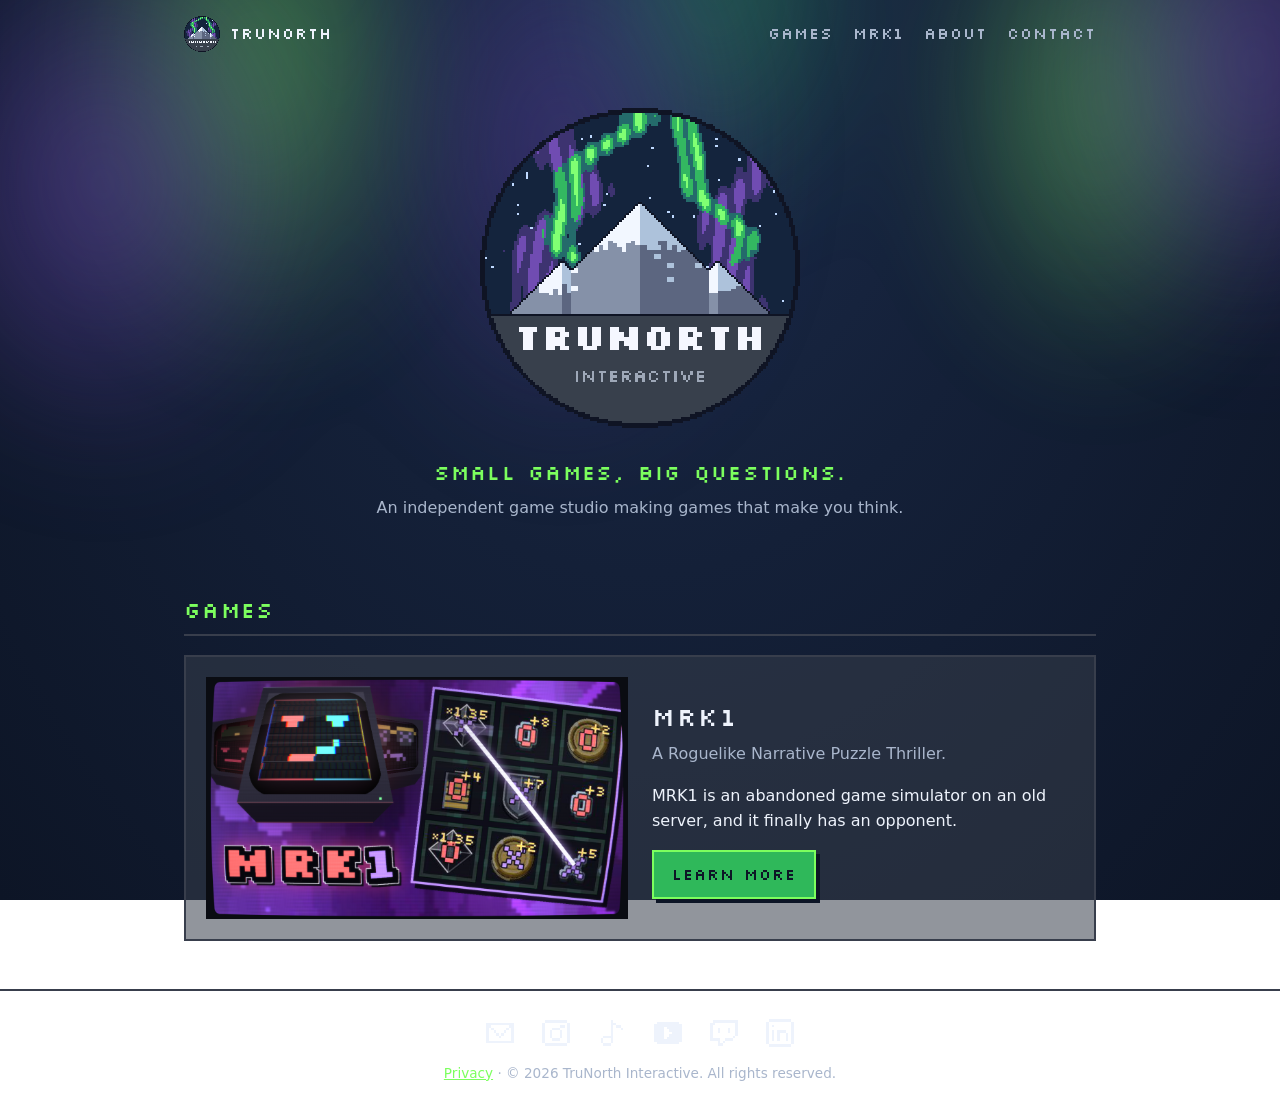
<file: index.html>
<!doctype html>
<html lang="en">
<head>
  <meta charset="utf-8">
  <meta name="viewport" content="width=device-width, initial-scale=1">
  <title>TruNorth Interactive</title>
  <meta name="description" content="TruNorth Interactive is an independent game studio. Makers of MRK1.">
  <meta property="og:type" content="website">
  <meta property="og:site_name" content="TruNorth Interactive">
  <meta property="og:title" content="TruNorth Interactive">
  <meta property="og:description" content="TruNorth Interactive is an independent game studio. Makers of MRK1.">
  <meta property="og:url" content="https://trunorthinteractive.github.io/">
  <meta property="og:image" content="https://trunorthinteractive.github.io/assets/trunorth-og.png">
  <meta property="og:image:width" content="1200">
  <meta property="og:image:height" content="630">
  <meta property="og:image:alt" content="TruNorth Interactive logo">
  <meta name="twitter:card" content="summary_large_image">
  <link rel="icon" href="assets/trunorth-logo.png">
  <link rel="preconnect" href="https://fonts.googleapis.com">
  <link href="https://fonts.googleapis.com/css2?family=Silkscreen&display=swap" rel="stylesheet">
  <link rel="stylesheet" href="assets/style.css">
</head>
<body>
  <nav>
    <a class="brand" href="./"><img class="pixelated" src="assets/trunorth-logo.png" alt=""><span>TruNorth</span></a>
    <ul>
      <li><a href="#games">Games</a></li>
      <li><a href="mrk1/">MRK1</a></li>
      <li><a href="about/">About</a></li>
      <li><a href="mailto:trunorthinteractive@gmail.com">Contact</a></li>
    </ul>
  </nav>

  <main>
    <div class="hero">
      <picture>
        <source srcset="assets/trunorth-logo-animated.webp" type="image/webp">
        <img class="pixelated" src="assets/trunorth-logo.png" alt="TruNorth Interactive logo: northern lights over a snowy mountain">
      </picture>
      <p class="mantra">Small games, big questions.</p>
      <p>An independent game studio making games that make you think.</p>
    </div>

    <section id="games">
      <h2>Games</h2>
      <a class="card" href="mrk1/">
        <img src="assets/mrk1-capsule.png" alt="MRK1: the MRK1 monitor flanked by boss-persona monitors, beside a tic-tac-toe board of upgraded pieces scoring a diagonal line">
        <div>
          <h3>MRK1</h3>
          <p class="tag">A Roguelike Narrative Puzzle Thriller.</p>
          <p>MRK1 is an abandoned game simulator on an old server, and it finally has an opponent.</p>
          <span class="button">Learn more</span>
        </div>
      </a>
    </section>
  </main>

  <footer>
    <p class="social">
      <a href="mailto:trunorthinteractive@gmail.com" aria-label="Email" title="Email"><svg viewBox="0 0 11 8" aria-hidden="true"><rect x="0" y="0" width="11" height="1"/><rect x="0" y="1" width="2" height="1"/><rect x="9" y="1" width="2" height="1"/><rect x="0" y="2" width="1" height="1"/><rect x="2" y="2" width="1" height="1"/><rect x="8" y="2" width="1" height="1"/><rect x="10" y="2" width="1" height="1"/><rect x="0" y="3" width="1" height="1"/><rect x="3" y="3" width="1" height="1"/><rect x="7" y="3" width="1" height="1"/><rect x="10" y="3" width="1" height="1"/><rect x="0" y="4" width="1" height="1"/><rect x="4" y="4" width="1" height="1"/><rect x="6" y="4" width="1" height="1"/><rect x="10" y="4" width="1" height="1"/><rect x="0" y="5" width="1" height="1"/><rect x="5" y="5" width="1" height="1"/><rect x="10" y="5" width="1" height="1"/><rect x="0" y="6" width="1" height="1"/><rect x="10" y="6" width="1" height="1"/><rect x="0" y="7" width="11" height="1"/></svg></a>
      <a href="https://www.instagram.com/trunorthinteractive/" aria-label="Instagram" title="Instagram" target="_blank" rel="noopener"><svg viewBox="0 0 11 10" aria-hidden="true"><rect x="1" y="0" width="9" height="1"/><rect x="0" y="1" width="1" height="1"/><rect x="10" y="1" width="1" height="1"/><rect x="0" y="2" width="1" height="1"/><rect x="7" y="2" width="2" height="1"/><rect x="10" y="2" width="1" height="1"/><rect x="0" y="3" width="1" height="1"/><rect x="4" y="3" width="3" height="1"/><rect x="10" y="3" width="1" height="1"/><rect x="0" y="4" width="1" height="1"/><rect x="3" y="4" width="1" height="1"/><rect x="7" y="4" width="1" height="1"/><rect x="10" y="4" width="1" height="1"/><rect x="0" y="5" width="1" height="1"/><rect x="3" y="5" width="1" height="1"/><rect x="7" y="5" width="1" height="1"/><rect x="10" y="5" width="1" height="1"/><rect x="0" y="6" width="1" height="1"/><rect x="3" y="6" width="1" height="1"/><rect x="7" y="6" width="1" height="1"/><rect x="10" y="6" width="1" height="1"/><rect x="0" y="7" width="1" height="1"/><rect x="4" y="7" width="3" height="1"/><rect x="10" y="7" width="1" height="1"/><rect x="0" y="8" width="1" height="1"/><rect x="10" y="8" width="1" height="1"/><rect x="1" y="9" width="9" height="1"/></svg></a>
      <a href="https://www.tiktok.com/@trunorthinteractive" aria-label="TikTok" title="TikTok" target="_blank" rel="noopener"><svg viewBox="0 0 11 10" aria-hidden="true"><rect x="5" y="0" width="1" height="1"/><rect x="5" y="1" width="2" height="1"/><rect x="5" y="2" width="1" height="1"/><rect x="7" y="2" width="2" height="1"/><rect x="5" y="3" width="1" height="1"/><rect x="9" y="3" width="1" height="1"/><rect x="5" y="4" width="1" height="1"/><rect x="5" y="5" width="1" height="1"/><rect x="2" y="6" width="4" height="1"/><rect x="1" y="7" width="1" height="1"/><rect x="5" y="7" width="1" height="1"/><rect x="1" y="8" width="1" height="1"/><rect x="5" y="8" width="1" height="1"/><rect x="2" y="9" width="3" height="1"/></svg></a>
      <a href="https://www.youtube.com/@trunorthinteractive" aria-label="YouTube" title="YouTube" target="_blank" rel="noopener"><svg viewBox="0 0 11 9" aria-hidden="true"><rect x="1" y="0" width="9" height="1"/><rect x="0" y="1" width="11" height="1"/><rect x="0" y="2" width="4" height="1"/><rect x="5" y="2" width="6" height="1"/><rect x="0" y="3" width="4" height="1"/><rect x="6" y="3" width="5" height="1"/><rect x="0" y="4" width="4" height="1"/><rect x="7" y="4" width="4" height="1"/><rect x="0" y="5" width="4" height="1"/><rect x="6" y="5" width="5" height="1"/><rect x="0" y="6" width="4" height="1"/><rect x="5" y="6" width="6" height="1"/><rect x="0" y="7" width="11" height="1"/><rect x="1" y="8" width="9" height="1"/></svg></a>
      <a href="https://www.twitch.tv/trunorthinteractive" aria-label="Twitch" title="Twitch" target="_blank" rel="noopener"><svg viewBox="0 0 11 10" aria-hidden="true"><rect x="1" y="0" width="10" height="1"/><rect x="0" y="1" width="2" height="1"/><rect x="10" y="1" width="1" height="1"/><rect x="0" y="2" width="1" height="1"/><rect x="10" y="2" width="1" height="1"/><rect x="0" y="3" width="1" height="1"/><rect x="3" y="3" width="1" height="1"/><rect x="7" y="3" width="1" height="1"/><rect x="10" y="3" width="1" height="1"/><rect x="0" y="4" width="1" height="1"/><rect x="3" y="4" width="1" height="1"/><rect x="7" y="4" width="1" height="1"/><rect x="10" y="4" width="1" height="1"/><rect x="0" y="5" width="1" height="1"/><rect x="10" y="5" width="1" height="1"/><rect x="0" y="6" width="1" height="1"/><rect x="9" y="6" width="1" height="1"/><rect x="0" y="7" width="4" height="1"/><rect x="6" y="7" width="3" height="1"/><rect x="3" y="8" width="1" height="1"/><rect x="5" y="8" width="1" height="1"/><rect x="3" y="9" width="2" height="1"/></svg></a>
<a href="https://www.linkedin.com/company/trunorth-interactive" aria-label="LinkedIn" title="LinkedIn" target="_blank" rel="noopener"><svg viewBox="0 0 10 10" aria-hidden="true"><rect x="1" y="0" width="8" height="1"/><rect x="0" y="1" width="1" height="8"/><rect x="9" y="1" width="1" height="8"/><rect x="2" y="2" width="1" height="1"/><rect x="2" y="4" width="1" height="4"/><rect x="4" y="4" width="3" height="1"/><rect x="4" y="5" width="1" height="3"/><rect x="7" y="5" width="1" height="3"/><rect x="1" y="9" width="8" height="1"/></svg></a>
    </p>
    <a href="privacy/">Privacy</a> · &copy; 2026 TruNorth Interactive. All rights reserved.
  </footer>
</body>
</html>
</file>
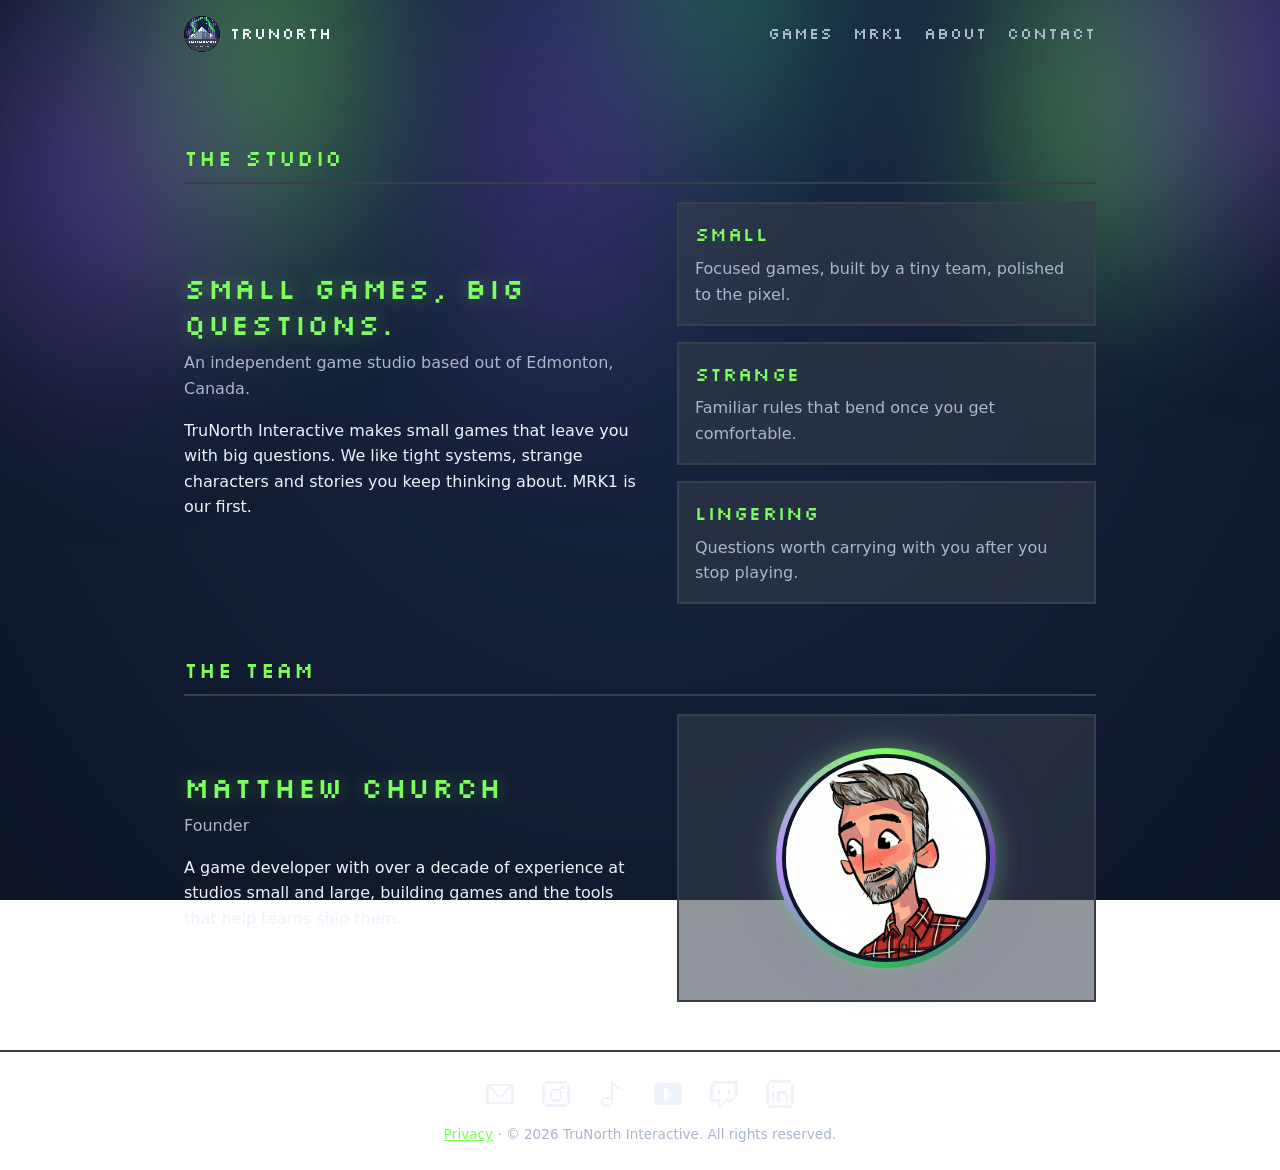
<file: about/index.html>
<!doctype html>
<html lang="en">
<head>
  <meta charset="utf-8">
  <meta name="viewport" content="width=device-width, initial-scale=1">
  <title>About | TruNorth Interactive</title>
  <meta name="description" content="About TruNorth Interactive, an independent game studio in Edmonton, Canada, run by Matthew Church.">
  <meta property="og:type" content="website">
  <meta property="og:site_name" content="TruNorth Interactive">
  <meta property="og:title" content="About | TruNorth Interactive">
  <meta property="og:description" content="About TruNorth Interactive, an independent game studio in Edmonton, Canada, run by Matthew Church.">
  <meta property="og:url" content="https://trunorthinteractive.github.io/about/">
  <meta property="og:image" content="https://trunorthinteractive.github.io/assets/trunorth-og.png">
  <meta property="og:image:width" content="1200">
  <meta property="og:image:height" content="630">
  <meta property="og:image:alt" content="TruNorth Interactive logo">
  <meta name="twitter:card" content="summary_large_image">
  <link rel="icon" href="../assets/trunorth-logo.png">
  <link rel="preconnect" href="https://fonts.googleapis.com">
  <link href="https://fonts.googleapis.com/css2?family=Silkscreen&display=swap" rel="stylesheet">
  <link rel="stylesheet" href="../assets/style.css">
</head>
<body>
  <nav>
    <a class="brand" href="../"><img class="pixelated" src="../assets/trunorth-logo.png" alt=""><span>TruNorth</span></a>
    <ul>
      <li><a href="../#games">Games</a></li>
      <li><a href="../mrk1/">MRK1</a></li>
      <li><a href="./">About</a></li>
      <li><a href="mailto:trunorthinteractive@gmail.com">Contact</a></li>
    </ul>
  </nav>

  <main class="pad-top">
    <section>
      <h2>The Studio</h2>
      <div class="studio">
        <div>
          <p class="mantra">Small games, big questions.</p>
          <p class="where">An independent game studio based out of Edmonton, Canada.</p>
          <p>TruNorth Interactive makes small games that leave you with big questions. We like tight systems, strange characters and stories you keep thinking about. MRK1 is our first.</p>
        </div>
      <ul class="pillars">
        <li><h3>Small</h3><p>Focused games, built by a tiny team, polished to the pixel.</p></li>
        <li><h3>Strange</h3><p>Familiar rules that bend once you get comfortable.</p></li>
        <li><h3>Lingering</h3><p>Questions worth carrying with you after you stop playing.</p></li>
      </ul>
      </div>
    </section>

    <section>
      <h2>The Team</h2>
      <div class="studio team">
        <div>
          <p class="mantra">Matthew Church</p>
          <p class="where">Founder</p>
          <p>A game developer with over a decade of experience at studios small and large, building games and the tools that help teams ship them.</p>
        </div>
        <div class="founder">
          <div class="ring"><img class="portrait" src="../assets/matthew-church.png" alt="Illustrated portrait of Matthew Church"></div>
        </div>
      </div>
    </section>
  </main>

  <footer>
    <p class="social">
      <a href="mailto:trunorthinteractive@gmail.com" aria-label="Email" title="Email"><svg viewBox="0 0 11 8" aria-hidden="true"><rect x="0" y="0" width="11" height="1"/><rect x="0" y="1" width="2" height="1"/><rect x="9" y="1" width="2" height="1"/><rect x="0" y="2" width="1" height="1"/><rect x="2" y="2" width="1" height="1"/><rect x="8" y="2" width="1" height="1"/><rect x="10" y="2" width="1" height="1"/><rect x="0" y="3" width="1" height="1"/><rect x="3" y="3" width="1" height="1"/><rect x="7" y="3" width="1" height="1"/><rect x="10" y="3" width="1" height="1"/><rect x="0" y="4" width="1" height="1"/><rect x="4" y="4" width="1" height="1"/><rect x="6" y="4" width="1" height="1"/><rect x="10" y="4" width="1" height="1"/><rect x="0" y="5" width="1" height="1"/><rect x="5" y="5" width="1" height="1"/><rect x="10" y="5" width="1" height="1"/><rect x="0" y="6" width="1" height="1"/><rect x="10" y="6" width="1" height="1"/><rect x="0" y="7" width="11" height="1"/></svg></a>
      <a href="https://www.instagram.com/trunorthinteractive/" aria-label="Instagram" title="Instagram" target="_blank" rel="noopener"><svg viewBox="0 0 11 10" aria-hidden="true"><rect x="1" y="0" width="9" height="1"/><rect x="0" y="1" width="1" height="1"/><rect x="10" y="1" width="1" height="1"/><rect x="0" y="2" width="1" height="1"/><rect x="7" y="2" width="2" height="1"/><rect x="10" y="2" width="1" height="1"/><rect x="0" y="3" width="1" height="1"/><rect x="4" y="3" width="3" height="1"/><rect x="10" y="3" width="1" height="1"/><rect x="0" y="4" width="1" height="1"/><rect x="3" y="4" width="1" height="1"/><rect x="7" y="4" width="1" height="1"/><rect x="10" y="4" width="1" height="1"/><rect x="0" y="5" width="1" height="1"/><rect x="3" y="5" width="1" height="1"/><rect x="7" y="5" width="1" height="1"/><rect x="10" y="5" width="1" height="1"/><rect x="0" y="6" width="1" height="1"/><rect x="3" y="6" width="1" height="1"/><rect x="7" y="6" width="1" height="1"/><rect x="10" y="6" width="1" height="1"/><rect x="0" y="7" width="1" height="1"/><rect x="4" y="7" width="3" height="1"/><rect x="10" y="7" width="1" height="1"/><rect x="0" y="8" width="1" height="1"/><rect x="10" y="8" width="1" height="1"/><rect x="1" y="9" width="9" height="1"/></svg></a>
      <a href="https://www.tiktok.com/@trunorthinteractive" aria-label="TikTok" title="TikTok" target="_blank" rel="noopener"><svg viewBox="0 0 11 10" aria-hidden="true"><rect x="5" y="0" width="1" height="1"/><rect x="5" y="1" width="2" height="1"/><rect x="5" y="2" width="1" height="1"/><rect x="7" y="2" width="2" height="1"/><rect x="5" y="3" width="1" height="1"/><rect x="9" y="3" width="1" height="1"/><rect x="5" y="4" width="1" height="1"/><rect x="5" y="5" width="1" height="1"/><rect x="2" y="6" width="4" height="1"/><rect x="1" y="7" width="1" height="1"/><rect x="5" y="7" width="1" height="1"/><rect x="1" y="8" width="1" height="1"/><rect x="5" y="8" width="1" height="1"/><rect x="2" y="9" width="3" height="1"/></svg></a>
      <a href="https://www.youtube.com/@trunorthinteractive" aria-label="YouTube" title="YouTube" target="_blank" rel="noopener"><svg viewBox="0 0 11 9" aria-hidden="true"><rect x="1" y="0" width="9" height="1"/><rect x="0" y="1" width="11" height="1"/><rect x="0" y="2" width="4" height="1"/><rect x="5" y="2" width="6" height="1"/><rect x="0" y="3" width="4" height="1"/><rect x="6" y="3" width="5" height="1"/><rect x="0" y="4" width="4" height="1"/><rect x="7" y="4" width="4" height="1"/><rect x="0" y="5" width="4" height="1"/><rect x="6" y="5" width="5" height="1"/><rect x="0" y="6" width="4" height="1"/><rect x="5" y="6" width="6" height="1"/><rect x="0" y="7" width="11" height="1"/><rect x="1" y="8" width="9" height="1"/></svg></a>
      <a href="https://www.twitch.tv/trunorthinteractive" aria-label="Twitch" title="Twitch" target="_blank" rel="noopener"><svg viewBox="0 0 11 10" aria-hidden="true"><rect x="1" y="0" width="10" height="1"/><rect x="0" y="1" width="2" height="1"/><rect x="10" y="1" width="1" height="1"/><rect x="0" y="2" width="1" height="1"/><rect x="10" y="2" width="1" height="1"/><rect x="0" y="3" width="1" height="1"/><rect x="3" y="3" width="1" height="1"/><rect x="7" y="3" width="1" height="1"/><rect x="10" y="3" width="1" height="1"/><rect x="0" y="4" width="1" height="1"/><rect x="3" y="4" width="1" height="1"/><rect x="7" y="4" width="1" height="1"/><rect x="10" y="4" width="1" height="1"/><rect x="0" y="5" width="1" height="1"/><rect x="10" y="5" width="1" height="1"/><rect x="0" y="6" width="1" height="1"/><rect x="9" y="6" width="1" height="1"/><rect x="0" y="7" width="4" height="1"/><rect x="6" y="7" width="3" height="1"/><rect x="3" y="8" width="1" height="1"/><rect x="5" y="8" width="1" height="1"/><rect x="3" y="9" width="2" height="1"/></svg></a>
<a href="https://www.linkedin.com/company/trunorth-interactive" aria-label="LinkedIn" title="LinkedIn" target="_blank" rel="noopener"><svg viewBox="0 0 10 10" aria-hidden="true"><rect x="1" y="0" width="8" height="1"/><rect x="0" y="1" width="1" height="8"/><rect x="9" y="1" width="1" height="8"/><rect x="2" y="2" width="1" height="1"/><rect x="2" y="4" width="1" height="4"/><rect x="4" y="4" width="3" height="1"/><rect x="4" y="5" width="1" height="3"/><rect x="7" y="5" width="1" height="3"/><rect x="1" y="9" width="8" height="1"/></svg></a>
    </p>
    <a href="../privacy/">Privacy</a> · &copy; 2026 TruNorth Interactive. All rights reserved.
  </footer>
</body>
</html>
</file>
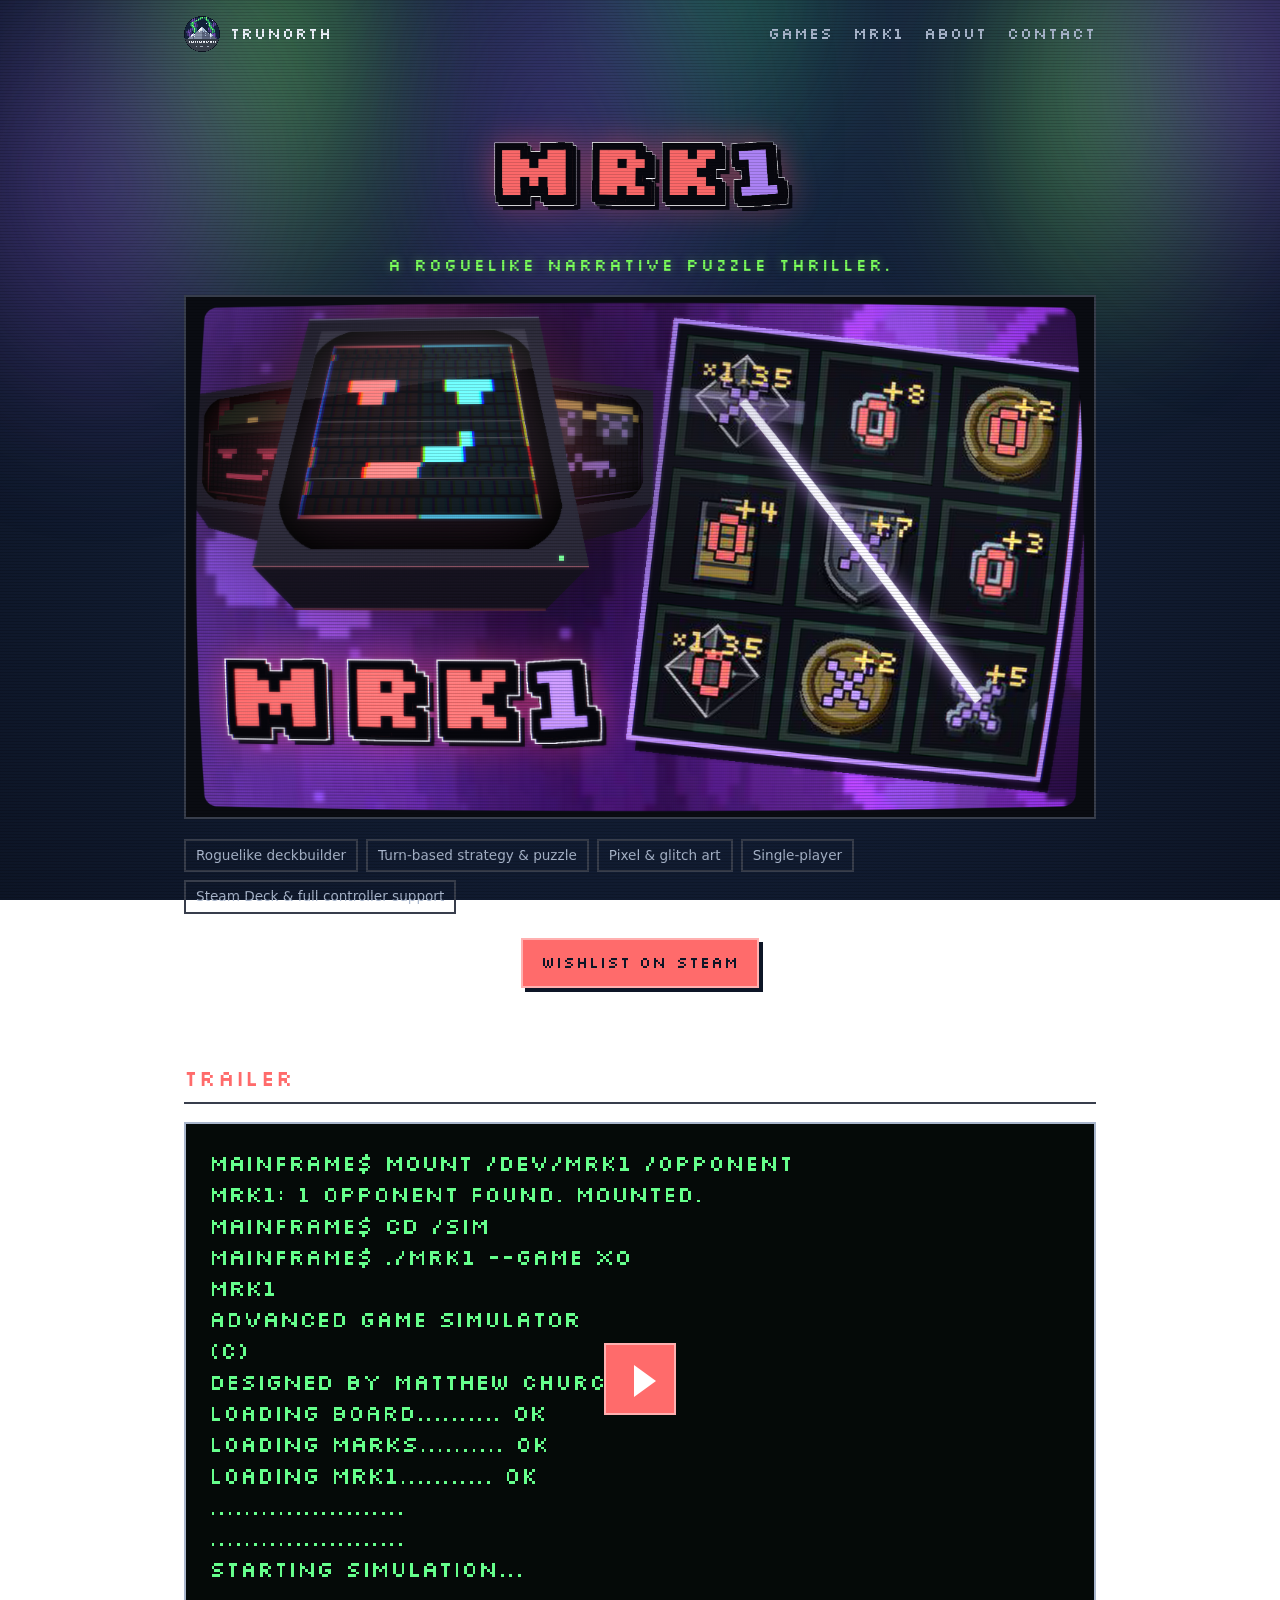
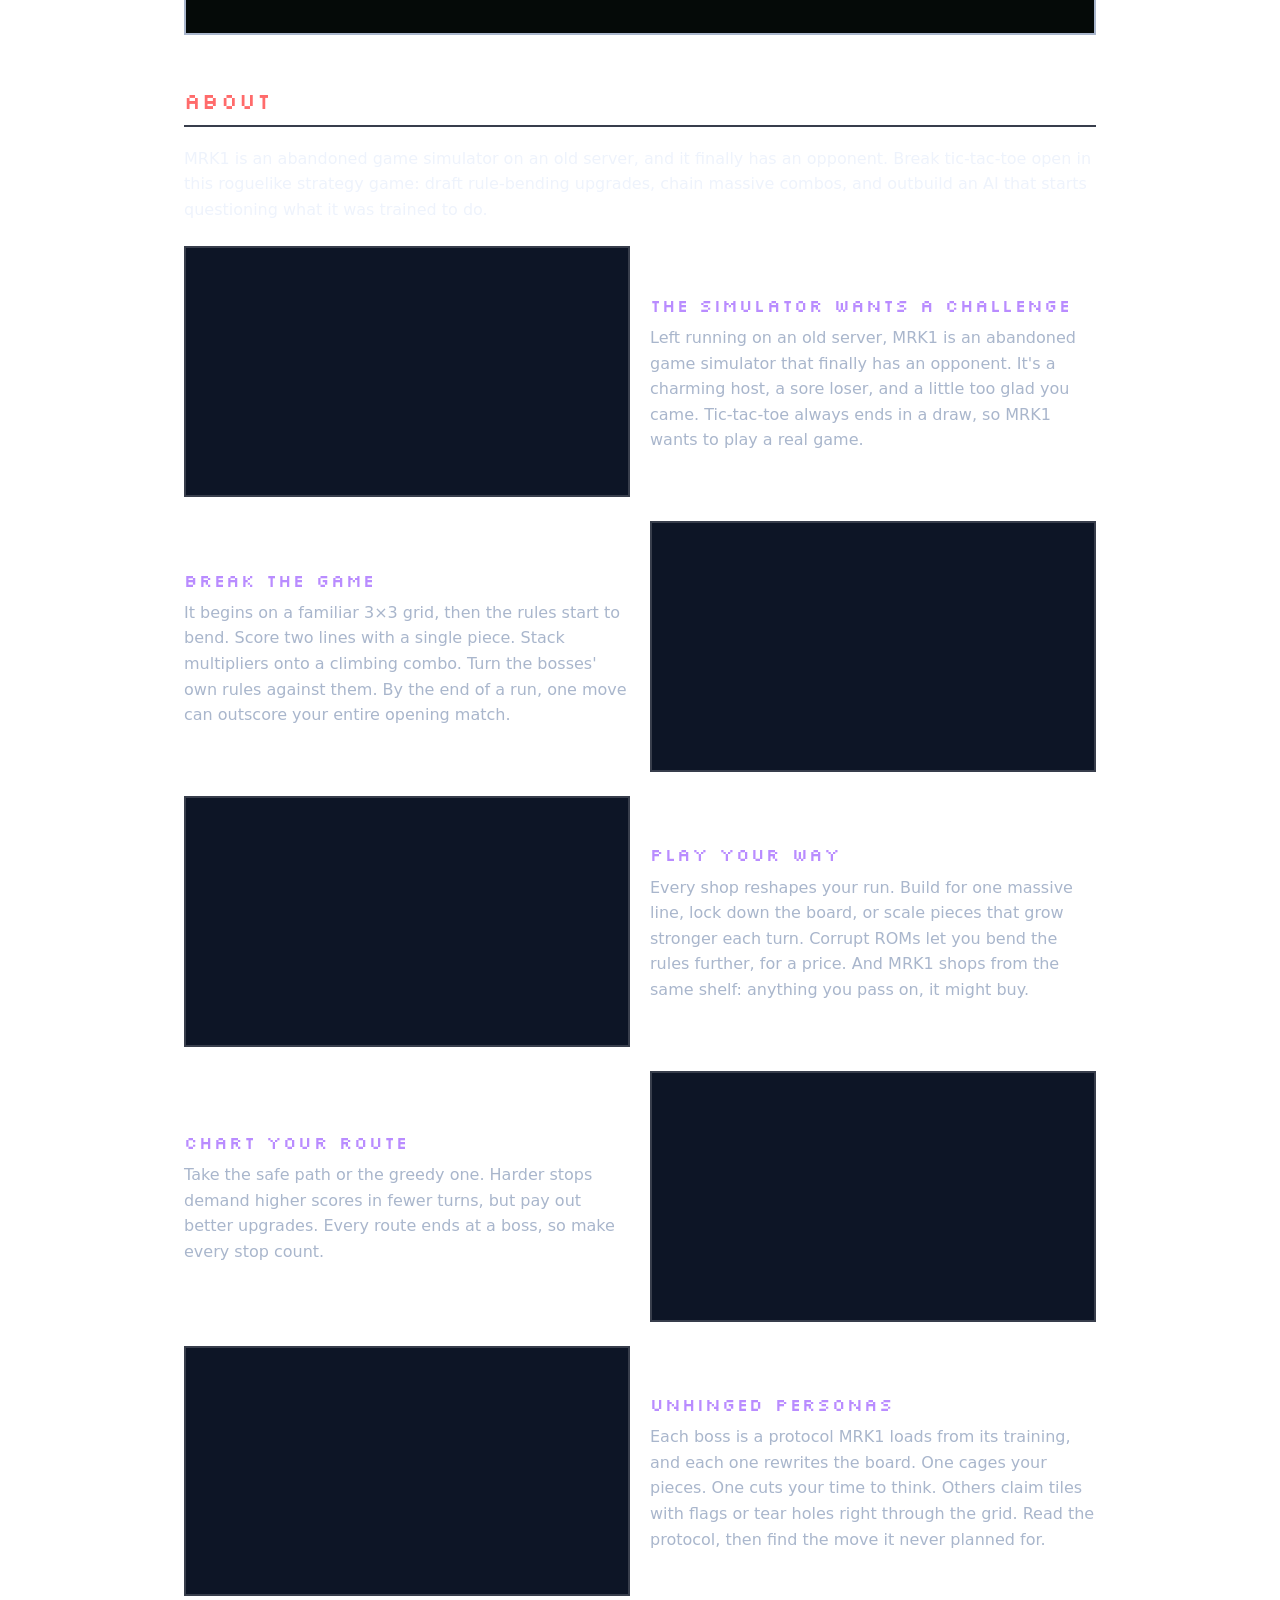
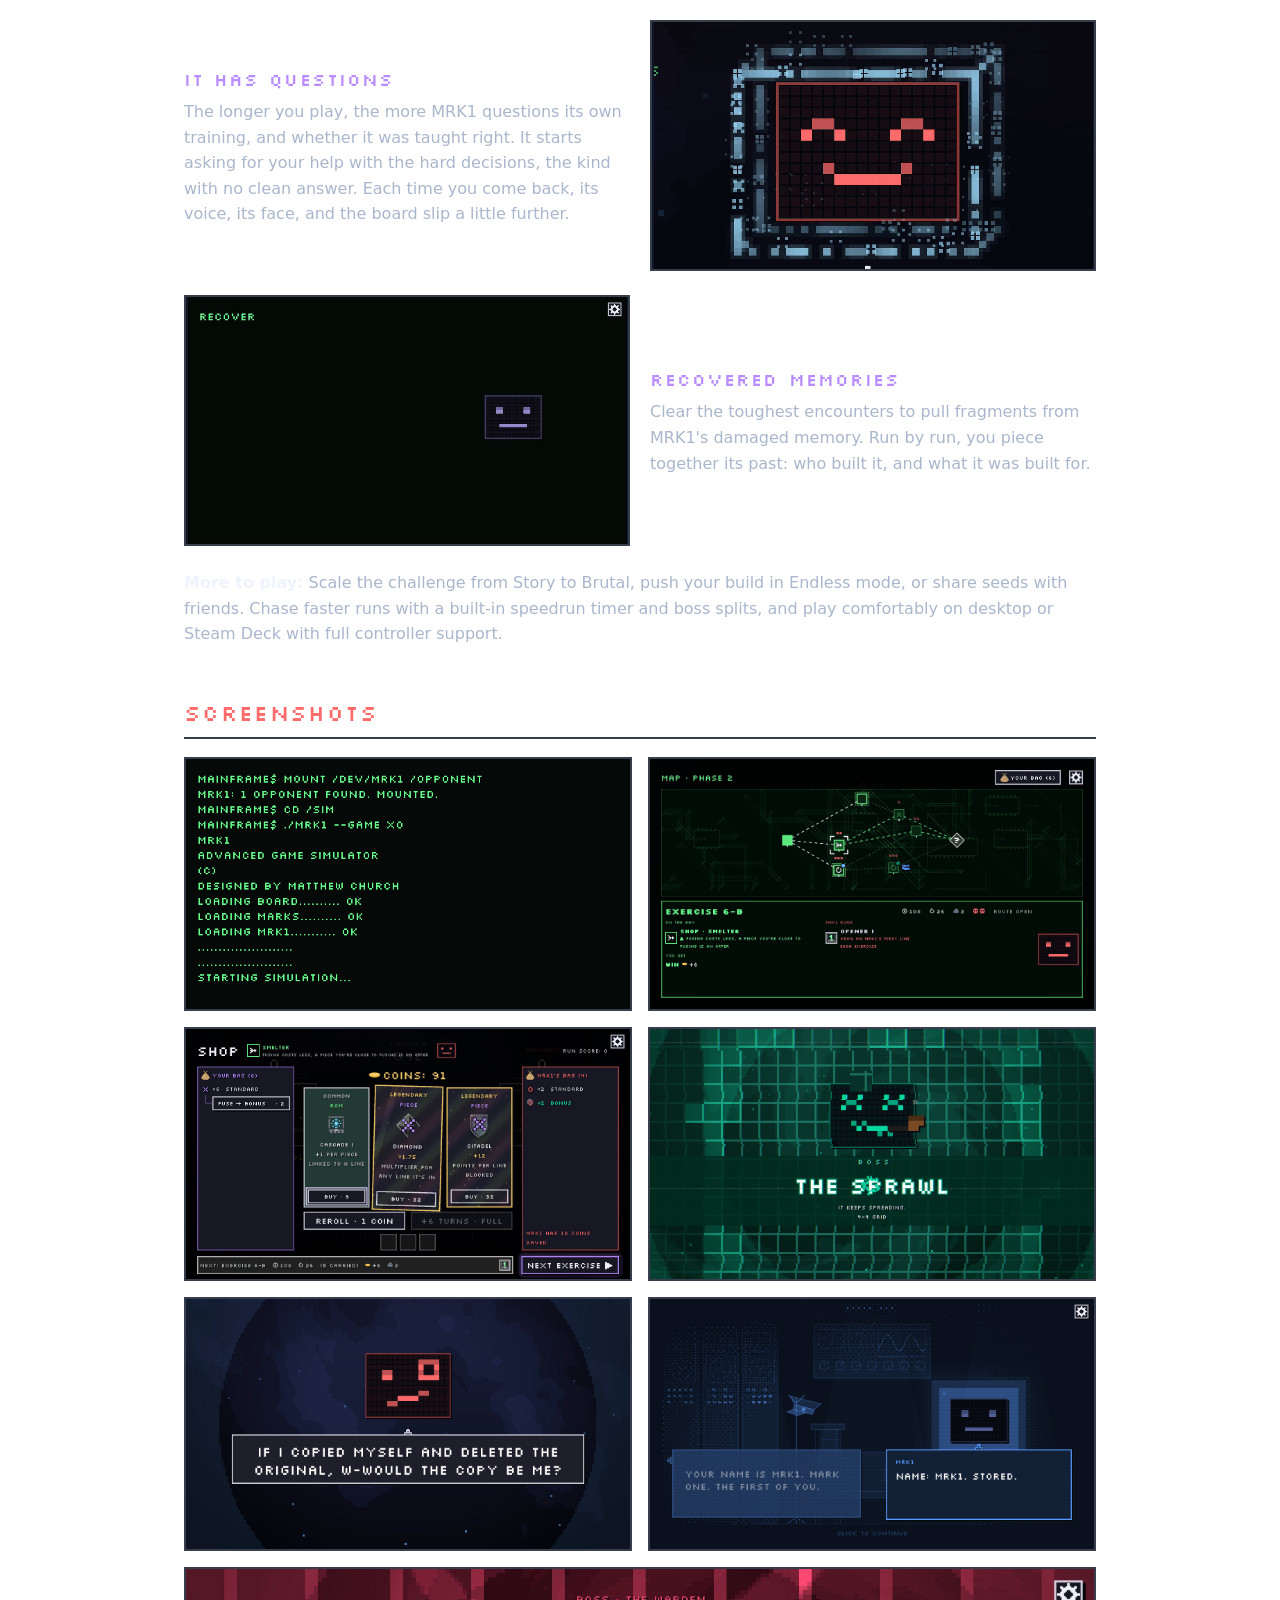
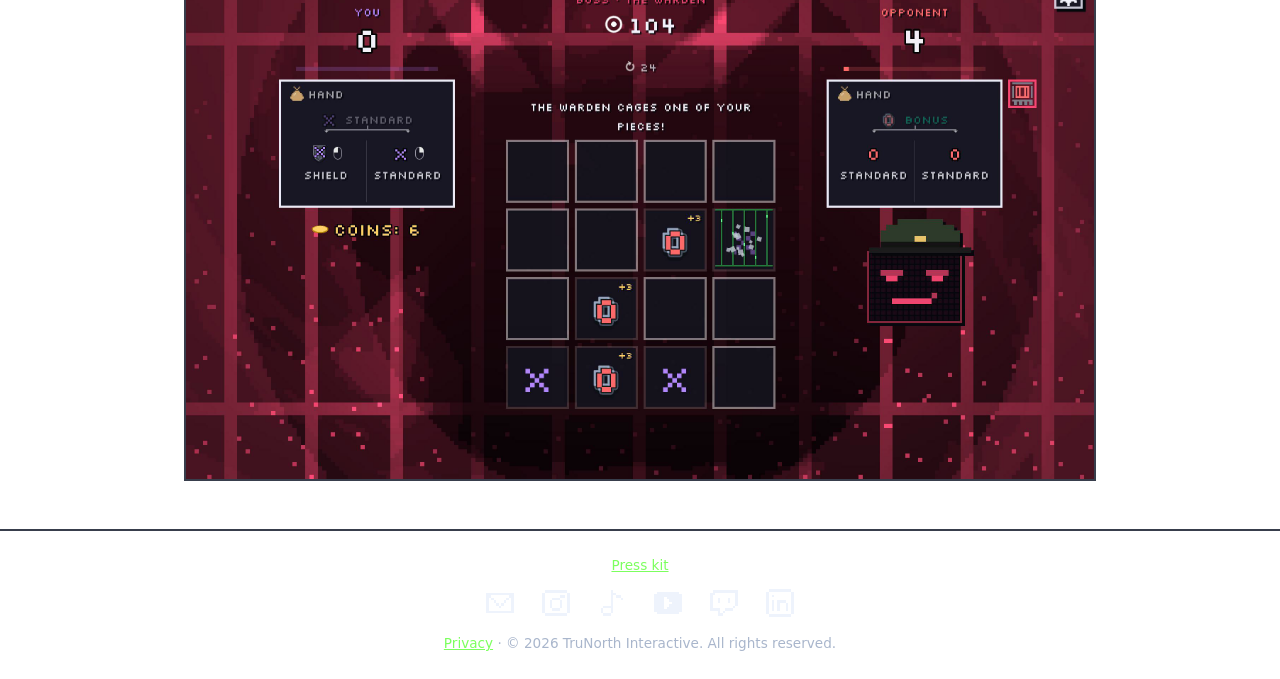
<file: mrk1/index.html>
<!doctype html>
<html lang="en">
<head>
  <meta charset="utf-8">
  <meta name="viewport" content="width=device-width, initial-scale=1">
  <title>MRK1 | TruNorth Interactive</title>
  <meta name="description" content="MRK1 is a Roguelike Narrative Puzzle Thriller from TruNorth Interactive.">
  <meta property="og:type" content="website">
  <meta property="og:site_name" content="TruNorth Interactive">
  <meta property="og:title" content="MRK1">
  <meta property="og:description" content="MRK1 is a Roguelike Narrative Puzzle Thriller from TruNorth Interactive.">
  <meta property="og:url" content="https://trunorthinteractive.github.io/mrk1/">
  <meta property="og:image" content="https://trunorthinteractive.github.io/assets/mrk1-og.png">
  <meta property="og:image:width" content="1200">
  <meta property="og:image:height" content="630">
  <meta property="og:image:alt" content="MRK1 key art">
  <meta name="twitter:card" content="summary_large_image">
  <link rel="icon" href="../assets/mrk1-favicon.png" type="image/png">
  <link rel="apple-touch-icon" href="../assets/mrk1-touch-icon.png">
  <link rel="preconnect" href="https://fonts.googleapis.com">
  <link href="https://fonts.googleapis.com/css2?family=Silkscreen&display=swap" rel="stylesheet">
  <link rel="stylesheet" href="../assets/style.css">
</head>
<body class="mrk1 crt">
  <nav>
    <a class="brand" href="../"><img class="pixelated" src="../assets/trunorth-logo.png" alt=""><span>TruNorth</span></a>
    <ul>
      <li><a href="../#games">Games</a></li>
      <li><a href="./">MRK1</a></li>
      <li><a href="../about/">About</a></li>
      <li><a href="mailto:trunorthinteractive@gmail.com">Contact</a></li>
    </ul>
  </nav>

  <main>
    <div class="hero">
      <h1><img class="logo" src="../assets/mrk1-logo.png" alt="MRK1"></h1>
      <p class="tag">A Roguelike Narrative Puzzle Thriller.</p>
      <img class="key-art" src="../assets/mrk1-capsule.png" alt="MRK1: the MRK1 monitor flanked by boss-persona monitors, beside a tic-tac-toe board of upgraded pieces scoring a diagonal line">
      <ul class="facts">
        <li>Roguelike deckbuilder</li>
        <li>Turn-based strategy &amp; puzzle</li>
        <li>Pixel &amp; glitch art</li>
        <li>Single-player</li>
        <li>Steam Deck &amp; full controller support</li>
      </ul>
      <p class="cta">
        <a class="button" href="https://store.steampowered.com/app/5623420/MRK1/?utm_source=website&amp;utm_medium=web&amp;utm_campaign=evergreen&amp;utm_content=mrk1_page" target="_blank" rel="noopener">Wishlist on Steam</a>
      </p>
    </div>

    <section>
      <h2>Trailer</h2>
      <!-- Click-to-load: nothing from YouTube loads until the player is pressed. -->
      <button class="trailer" type="button" data-id="LDGQDq8KA5M" aria-label="Play the MRK1 trailer">
        <img src="../assets/mrk1-shot-0.png" alt="" loading="lazy">
        <span class="play" aria-hidden="true"></span>
      </button>
    </section>

    <section>
      <h2>About</h2>
      <p>MRK1 is an abandoned game simulator on an old server, and it finally has an opponent. Break tic-tac-toe open in this roguelike strategy game: draft rule-bending upgrades, chain massive combos, and outbuild an AI that starts questioning what it was trained to do.</p>
      <div class="features">
        <div class="feature">
          <video src="../assets/mrk1-boot_menu.webm" poster="../assets/mrk1-boot_menu.jpg" muted loop playsinline preload="none" aria-label="The boot terminal starts MRK1 and the title menu sharpens into colour"></video>
          <div><h3>THE SIMULATOR WANTS A CHALLENGE</h3><p>Left running on an old server, MRK1 is an abandoned game simulator that finally has an opponent. It's a charming host, a sore loser, and a little too glad you came. Tic-tac-toe always ends in a draw, so MRK1 wants to play a real game.</p></div>
        </div>
        <div class="feature">
          <video src="../assets/mrk1-drafting_combos.webm" poster="../assets/mrk1-drafting_combos.jpg" muted loop playsinline preload="none" aria-label="A line scores with the combo climbing, then one big move adds up on a crowded board"></video>
          <div><h3>BREAK THE GAME</h3><p>It begins on a familiar 3&times;3 grid, then the rules start to bend. Score two lines with a single piece. Stack multipliers onto a climbing combo. Turn the bosses' own rules against them. By the end of a run, one move can outscore your entire opening match.</p></div>
        </div>
        <div class="feature">
          <video src="../assets/mrk1-rom_injector.webm" poster="../assets/mrk1-rom_injector.jpg" muted loop playsinline preload="none" aria-label="A ROM chip is bought in the shop, then fires on the next line"></video>
          <div><h3>PLAY YOUR WAY</h3><p>Every shop reshapes your run. Build for one massive line, lock down the board, or scale pieces that grow stronger each turn. Corrupt ROMs let you bend the rules further, for a price. And MRK1 shops from the same shelf: anything you pass on, it might buy.</p></div>
        </div>
        <div class="feature">
          <video src="../assets/mrk1-tactical_map.webm" poster="../assets/mrk1-tactical_map.jpg" muted loop playsinline preload="none" aria-label="A stop is picked on the route map and the road lights up to it"></video>
          <div><h3>CHART YOUR ROUTE</h3><p>Take the safe path or the greedy one. Harder stops demand higher scores in fewer turns, but pay out better upgrades. Every route ends at a boss, so make every stop count.</p></div>
        </div>
        <div class="feature">
          <video src="../assets/mrk1-boss_mechanics.webm" poster="../assets/mrk1-boss_mechanics.jpg" muted loop playsinline preload="none" aria-label="The Warden cages a piece, then the Sprawl's board grows"></video>
          <div><h3>UNHINGED PERSONAS</h3><p>Each boss is a protocol MRK1 loads from its training, and each one rewrites the board. One cages your pieces. One cuts your time to think. Others claim tiles with flags or tear holes right through the grid. Read the protocol, then find the move it never planned for.</p></div>
        </div>
        <div class="feature">
          <video src="../assets/mrk1-mrk1_glitch.webm" poster="../assets/mrk1-mrk1_glitch.jpg" muted loop playsinline preload="none" aria-label="MRK1's cage breaks away, then a board tears into a question for the player"></video>
          <div><h3>IT HAS QUESTIONS</h3><p>The longer you play, the more MRK1 questions its own training, and whether it was taught right. It starts asking for your help with the hard decisions, the kind with no clean answer. Each time you come back, its voice, its face, and the board slip a little further.</p></div>
        </div>
        <div class="feature">
          <video src="../assets/mrk1-memory_fragment.webm" poster="../assets/mrk1-memory_fragment.jpg" muted loop playsinline preload="none" aria-label="A memory segment is recovered, then the creator and MRK1 trade their first lines in the blue lab"></video>
          <div><h3>RECOVERED MEMORIES</h3><p>Clear the toughest encounters to pull fragments from MRK1's damaged memory. Run by run, you piece together its past: who built it, and what it was built for.</p></div>
        </div>
      </div>
      <p class="more"><strong>More to play:</strong> Scale the challenge from Story to Brutal, push your build in Endless mode, or share seeds with friends. Chase faster runs with a built-in speedrun timer and boss splits, and play comfortably on desktop or Steam Deck with full controller support.</p>
    </section>

    <section>
      <h2>Screenshots</h2>
      <div class="shots">
        <a href="../assets/mrk1-shot-0.png"><img src="../assets/mrk1-shot-0.png" alt="MRK1 screenshot: the boot terminal starting the simulation" loading="lazy"></a>
        <a href="../assets/mrk1-shot-1.png"><img src="../assets/mrk1-shot-1.png" alt="MRK1 screenshot: the route map between fights" loading="lazy"></a>
        <a href="../assets/mrk1-shot-5.png"><img src="../assets/mrk1-shot-5.png" alt="MRK1 screenshot: the shop between fights, offering a ROM and two foil legendary pieces" loading="lazy"></a>
        <a href="../assets/mrk1-shot-2.png"><img src="../assets/mrk1-shot-2.png" alt="MRK1 screenshot: a boss banner, The Sprawl, over MRK1 grinning in costume" loading="lazy"></a>
        <a href="../assets/mrk1-shot-3.png"><img src="../assets/mrk1-shot-3.png" alt="MRK1 screenshot: MRK1 asking the player a question about itself" loading="lazy"></a>
        <a href="../assets/mrk1-shot-6.png"><img src="../assets/mrk1-shot-6.png" alt="MRK1 screenshot: a recovered memory, MRK1 on a lab monitor being given its name" loading="lazy"></a>
        <a class="wide" href="../assets/mrk1-shot-4.png"><img src="../assets/mrk1-shot-4.png" alt="MRK1 screenshot: a boss fight against The Warden, who cages one of the player's pieces" loading="lazy"></a>
      </div>
    </section>

  </main>

  <footer>
    <p class="press"><a href="press/">Press kit</a></p>
    <p class="social">
      <a href="mailto:trunorthinteractive@gmail.com" aria-label="Email" title="Email"><svg viewBox="0 0 11 8" aria-hidden="true"><rect x="0" y="0" width="11" height="1"/><rect x="0" y="1" width="2" height="1"/><rect x="9" y="1" width="2" height="1"/><rect x="0" y="2" width="1" height="1"/><rect x="2" y="2" width="1" height="1"/><rect x="8" y="2" width="1" height="1"/><rect x="10" y="2" width="1" height="1"/><rect x="0" y="3" width="1" height="1"/><rect x="3" y="3" width="1" height="1"/><rect x="7" y="3" width="1" height="1"/><rect x="10" y="3" width="1" height="1"/><rect x="0" y="4" width="1" height="1"/><rect x="4" y="4" width="1" height="1"/><rect x="6" y="4" width="1" height="1"/><rect x="10" y="4" width="1" height="1"/><rect x="0" y="5" width="1" height="1"/><rect x="5" y="5" width="1" height="1"/><rect x="10" y="5" width="1" height="1"/><rect x="0" y="6" width="1" height="1"/><rect x="10" y="6" width="1" height="1"/><rect x="0" y="7" width="11" height="1"/></svg></a>
      <a href="https://www.instagram.com/trunorthinteractive/" aria-label="Instagram" title="Instagram" target="_blank" rel="noopener"><svg viewBox="0 0 11 10" aria-hidden="true"><rect x="1" y="0" width="9" height="1"/><rect x="0" y="1" width="1" height="1"/><rect x="10" y="1" width="1" height="1"/><rect x="0" y="2" width="1" height="1"/><rect x="7" y="2" width="2" height="1"/><rect x="10" y="2" width="1" height="1"/><rect x="0" y="3" width="1" height="1"/><rect x="4" y="3" width="3" height="1"/><rect x="10" y="3" width="1" height="1"/><rect x="0" y="4" width="1" height="1"/><rect x="3" y="4" width="1" height="1"/><rect x="7" y="4" width="1" height="1"/><rect x="10" y="4" width="1" height="1"/><rect x="0" y="5" width="1" height="1"/><rect x="3" y="5" width="1" height="1"/><rect x="7" y="5" width="1" height="1"/><rect x="10" y="5" width="1" height="1"/><rect x="0" y="6" width="1" height="1"/><rect x="3" y="6" width="1" height="1"/><rect x="7" y="6" width="1" height="1"/><rect x="10" y="6" width="1" height="1"/><rect x="0" y="7" width="1" height="1"/><rect x="4" y="7" width="3" height="1"/><rect x="10" y="7" width="1" height="1"/><rect x="0" y="8" width="1" height="1"/><rect x="10" y="8" width="1" height="1"/><rect x="1" y="9" width="9" height="1"/></svg></a>
      <a href="https://www.tiktok.com/@trunorthinteractive" aria-label="TikTok" title="TikTok" target="_blank" rel="noopener"><svg viewBox="0 0 11 10" aria-hidden="true"><rect x="5" y="0" width="1" height="1"/><rect x="5" y="1" width="2" height="1"/><rect x="5" y="2" width="1" height="1"/><rect x="7" y="2" width="2" height="1"/><rect x="5" y="3" width="1" height="1"/><rect x="9" y="3" width="1" height="1"/><rect x="5" y="4" width="1" height="1"/><rect x="5" y="5" width="1" height="1"/><rect x="2" y="6" width="4" height="1"/><rect x="1" y="7" width="1" height="1"/><rect x="5" y="7" width="1" height="1"/><rect x="1" y="8" width="1" height="1"/><rect x="5" y="8" width="1" height="1"/><rect x="2" y="9" width="3" height="1"/></svg></a>
      <a href="https://www.youtube.com/@trunorthinteractive" aria-label="YouTube" title="YouTube" target="_blank" rel="noopener"><svg viewBox="0 0 11 9" aria-hidden="true"><rect x="1" y="0" width="9" height="1"/><rect x="0" y="1" width="11" height="1"/><rect x="0" y="2" width="4" height="1"/><rect x="5" y="2" width="6" height="1"/><rect x="0" y="3" width="4" height="1"/><rect x="6" y="3" width="5" height="1"/><rect x="0" y="4" width="4" height="1"/><rect x="7" y="4" width="4" height="1"/><rect x="0" y="5" width="4" height="1"/><rect x="6" y="5" width="5" height="1"/><rect x="0" y="6" width="4" height="1"/><rect x="5" y="6" width="6" height="1"/><rect x="0" y="7" width="11" height="1"/><rect x="1" y="8" width="9" height="1"/></svg></a>
      <a href="https://www.twitch.tv/trunorthinteractive" aria-label="Twitch" title="Twitch" target="_blank" rel="noopener"><svg viewBox="0 0 11 10" aria-hidden="true"><rect x="1" y="0" width="10" height="1"/><rect x="0" y="1" width="2" height="1"/><rect x="10" y="1" width="1" height="1"/><rect x="0" y="2" width="1" height="1"/><rect x="10" y="2" width="1" height="1"/><rect x="0" y="3" width="1" height="1"/><rect x="3" y="3" width="1" height="1"/><rect x="7" y="3" width="1" height="1"/><rect x="10" y="3" width="1" height="1"/><rect x="0" y="4" width="1" height="1"/><rect x="3" y="4" width="1" height="1"/><rect x="7" y="4" width="1" height="1"/><rect x="10" y="4" width="1" height="1"/><rect x="0" y="5" width="1" height="1"/><rect x="10" y="5" width="1" height="1"/><rect x="0" y="6" width="1" height="1"/><rect x="9" y="6" width="1" height="1"/><rect x="0" y="7" width="4" height="1"/><rect x="6" y="7" width="3" height="1"/><rect x="3" y="8" width="1" height="1"/><rect x="5" y="8" width="1" height="1"/><rect x="3" y="9" width="2" height="1"/></svg></a>
<a href="https://www.linkedin.com/company/trunorth-interactive" aria-label="LinkedIn" title="LinkedIn" target="_blank" rel="noopener"><svg viewBox="0 0 10 10" aria-hidden="true"><rect x="1" y="0" width="8" height="1"/><rect x="0" y="1" width="1" height="8"/><rect x="9" y="1" width="1" height="8"/><rect x="2" y="2" width="1" height="1"/><rect x="2" y="4" width="1" height="4"/><rect x="4" y="4" width="3" height="1"/><rect x="4" y="5" width="1" height="3"/><rect x="7" y="5" width="1" height="3"/><rect x="1" y="9" width="8" height="1"/></svg></a>
    </p>
    <a href="../privacy/">Privacy</a> · &copy; 2026 TruNorth Interactive. All rights reserved.
  </footer>
  <script>
    // Trailer loads the YouTube player only when pressed.
    document.querySelectorAll(".trailer").forEach(function (b) {
      b.addEventListener("click", function () {
        var f = document.createElement("iframe");
        f.src = "https://www.youtube-nocookie.com/embed/" + b.dataset.id + "?autoplay=1&rel=0";
        f.title = "MRK1 trailer";
        f.allow = "autoplay; encrypted-media; picture-in-picture; fullscreen";
        f.allowFullscreen = true;
        f.className = "trailer";
        b.replaceWith(f);
      });
    });
    // Clips play only while on screen.
    (function () {
      var clips = document.querySelectorAll(".feature video");
      if (!("IntersectionObserver" in window)) { clips.forEach(function (v) { v.autoplay = true; v.play().catch(function () {}); }); return; }
      var seen = new IntersectionObserver(function (entries) {
        entries.forEach(function (e) {
          if (e.isIntersecting) { e.target.play().catch(function () {}); } else { e.target.pause(); }
        });
      }, { threshold: 0.4 });
      clips.forEach(function (v) { seen.observe(v); });
    })();
  </script>
</body>
</html>
</file>
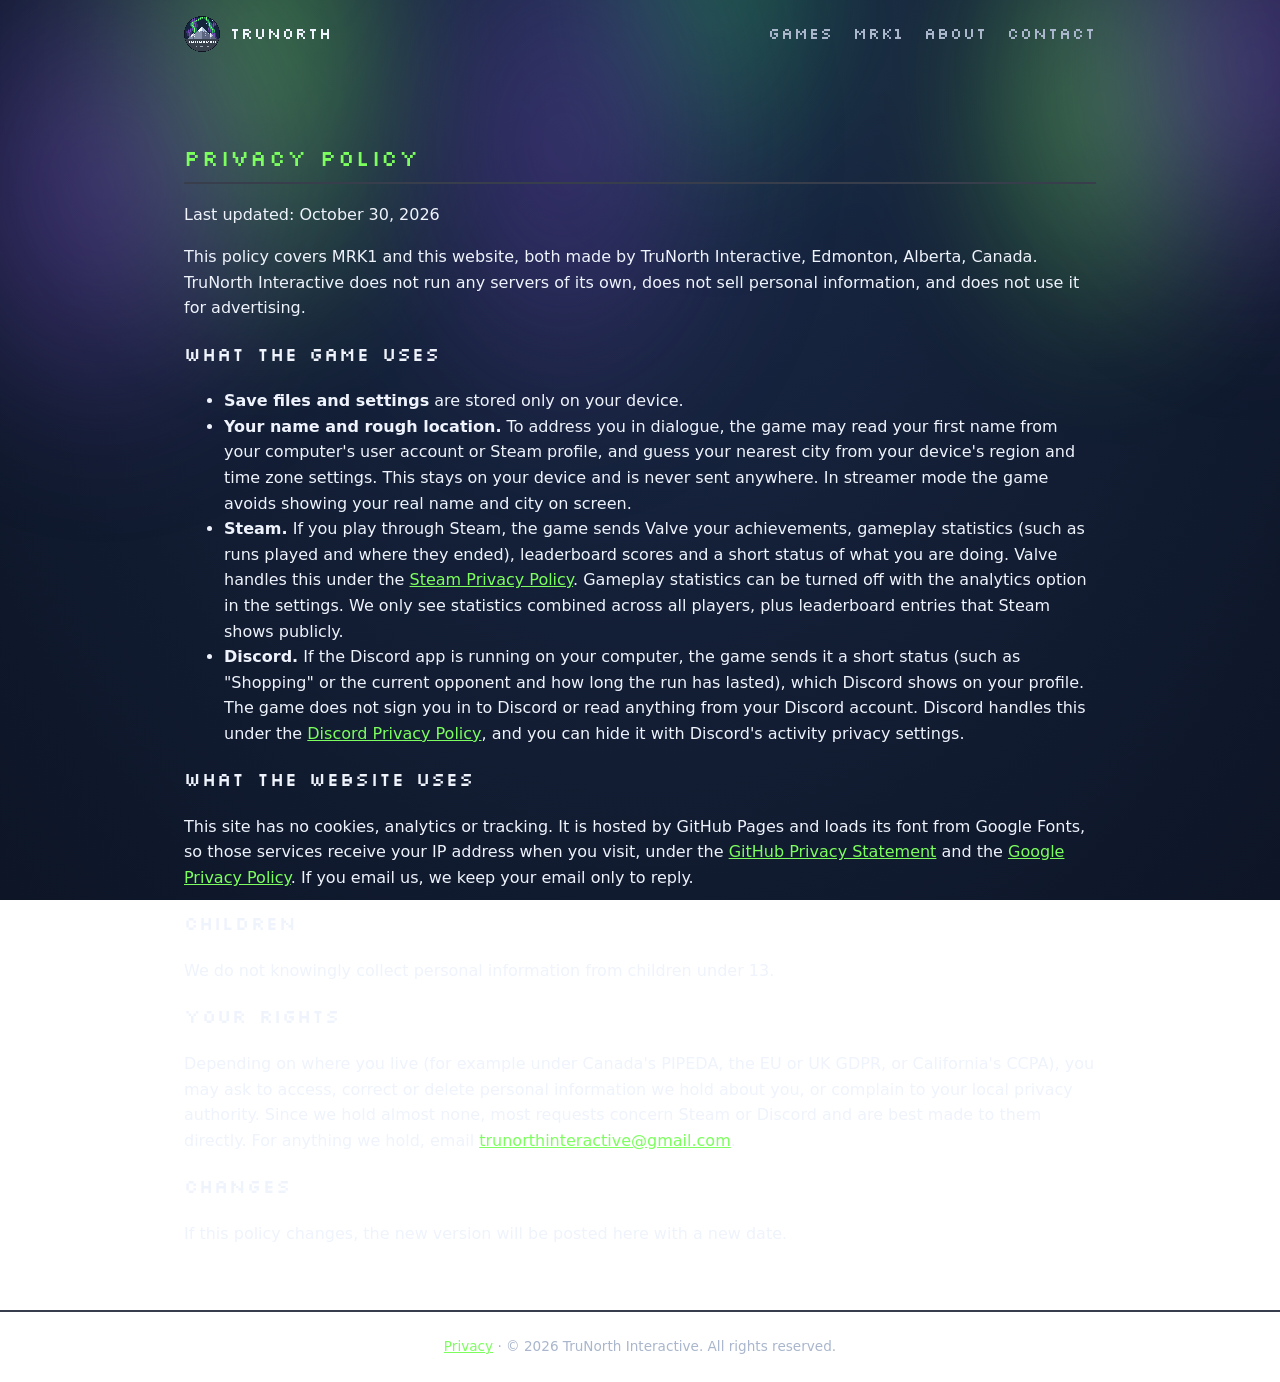
<file: privacy/index.html>
<!doctype html>
<html lang="en">
<head>
  <meta charset="utf-8">
  <meta name="viewport" content="width=device-width, initial-scale=1">
  <title>Privacy Policy | TruNorth Interactive</title>
  <meta name="description" content="Privacy policy for MRK1 and the TruNorth Interactive website.">
  <link rel="icon" href="../assets/trunorth-logo.png">
  <link rel="preconnect" href="https://fonts.googleapis.com">
  <link href="https://fonts.googleapis.com/css2?family=Silkscreen&display=swap" rel="stylesheet">
  <link rel="stylesheet" href="../assets/style.css">
</head>
<body>
  <nav>
    <a class="brand" href="../"><img class="pixelated" src="../assets/trunorth-logo.png" alt=""><span>TruNorth</span></a>
    <ul>
      <li><a href="../#games">Games</a></li>
      <li><a href="../mrk1/">MRK1</a></li>
      <li><a href="../about/">About</a></li>
      <li><a href="mailto:trunorthinteractive@gmail.com">Contact</a></li>
    </ul>
  </nav>

  <main class="pad-top">
    <section>
      <h2>Privacy Policy</h2>
      <p>Last updated: October 30, 2026</p>
      <p>This policy covers MRK1 and this website, both made by TruNorth Interactive, Edmonton, Alberta, Canada. TruNorth Interactive does not run any servers of its own, does not sell personal information, and does not use it for advertising.</p>

      <h3>What the game uses</h3>
      <ul>
        <li><strong>Save files and settings</strong> are stored only on your device.</li>
        <li><strong>Your name and rough location.</strong> To address you in dialogue, the game may read your first name from your computer's user account or Steam profile, and guess your nearest city from your device's region and time zone settings. This stays on your device and is never sent anywhere. In streamer mode the game avoids showing your real name and city on screen.</li>
        <li><strong>Steam.</strong> If you play through Steam, the game sends Valve your achievements, gameplay statistics (such as runs played and where they ended), leaderboard scores and a short status of what you are doing. Valve handles this under the <a href="https://store.steampowered.com/privacy_agreement/" target="_blank" rel="noopener">Steam Privacy Policy</a>. Gameplay statistics can be turned off with the analytics option in the settings. We only see statistics combined across all players, plus leaderboard entries that Steam shows publicly.</li>
        <li><strong>Discord.</strong> If the Discord app is running on your computer, the game sends it a short status (such as "Shopping" or the current opponent and how long the run has lasted), which Discord shows on your profile. The game does not sign you in to Discord or read anything from your Discord account. Discord handles this under the <a href="https://discord.com/privacy" target="_blank" rel="noopener">Discord Privacy Policy</a>, and you can hide it with Discord's activity privacy settings.</li>
      </ul>

      <h3>What the website uses</h3>
      <p>This site has no cookies, analytics or tracking. It is hosted by GitHub Pages and loads its font from Google Fonts, so those services receive your IP address when you visit, under the <a href="https://docs.github.com/en/site-policy/privacy-policies/github-general-privacy-statement" target="_blank" rel="noopener">GitHub Privacy Statement</a> and the <a href="https://policies.google.com/privacy" target="_blank" rel="noopener">Google Privacy Policy</a>. If you email us, we keep your email only to reply.</p>

      <h3>Children</h3>
      <p>We do not knowingly collect personal information from children under 13.</p>

      <h3>Your rights</h3>
      <p>Depending on where you live (for example under Canada's PIPEDA, the EU or UK GDPR, or California's CCPA), you may ask to access, correct or delete personal information we hold about you, or complain to your local privacy authority. Since we hold almost none, most requests concern Steam or Discord and are best made to them directly. For anything we hold, email <a href="mailto:trunorthinteractive@gmail.com">trunorthinteractive@gmail.com</a>.</p>

      <h3>Changes</h3>
      <p>If this policy changes, the new version will be posted here with a new date.</p>
    </section>
  </main>

  <footer>
    <a href="./">Privacy</a> · &copy; 2026 TruNorth Interactive. All rights reserved.
  </footer>
</body>
</html>
</file>
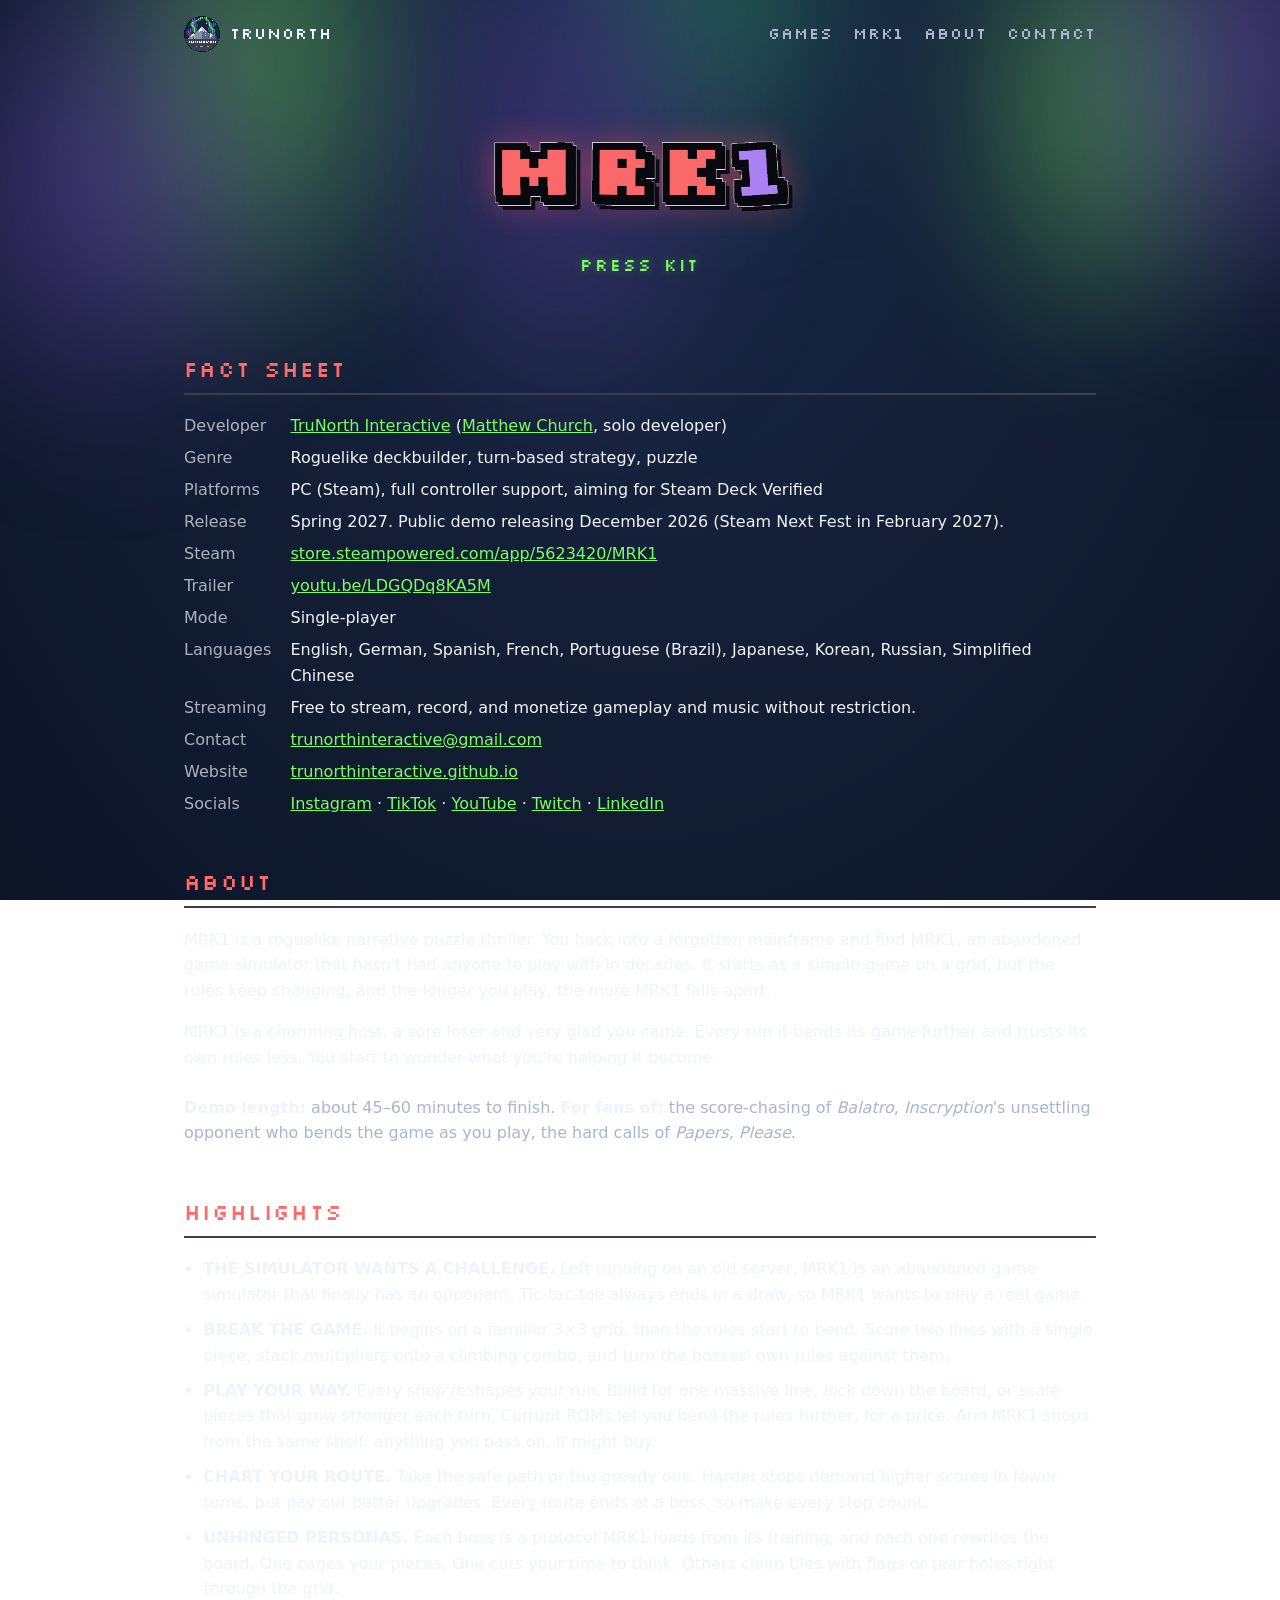
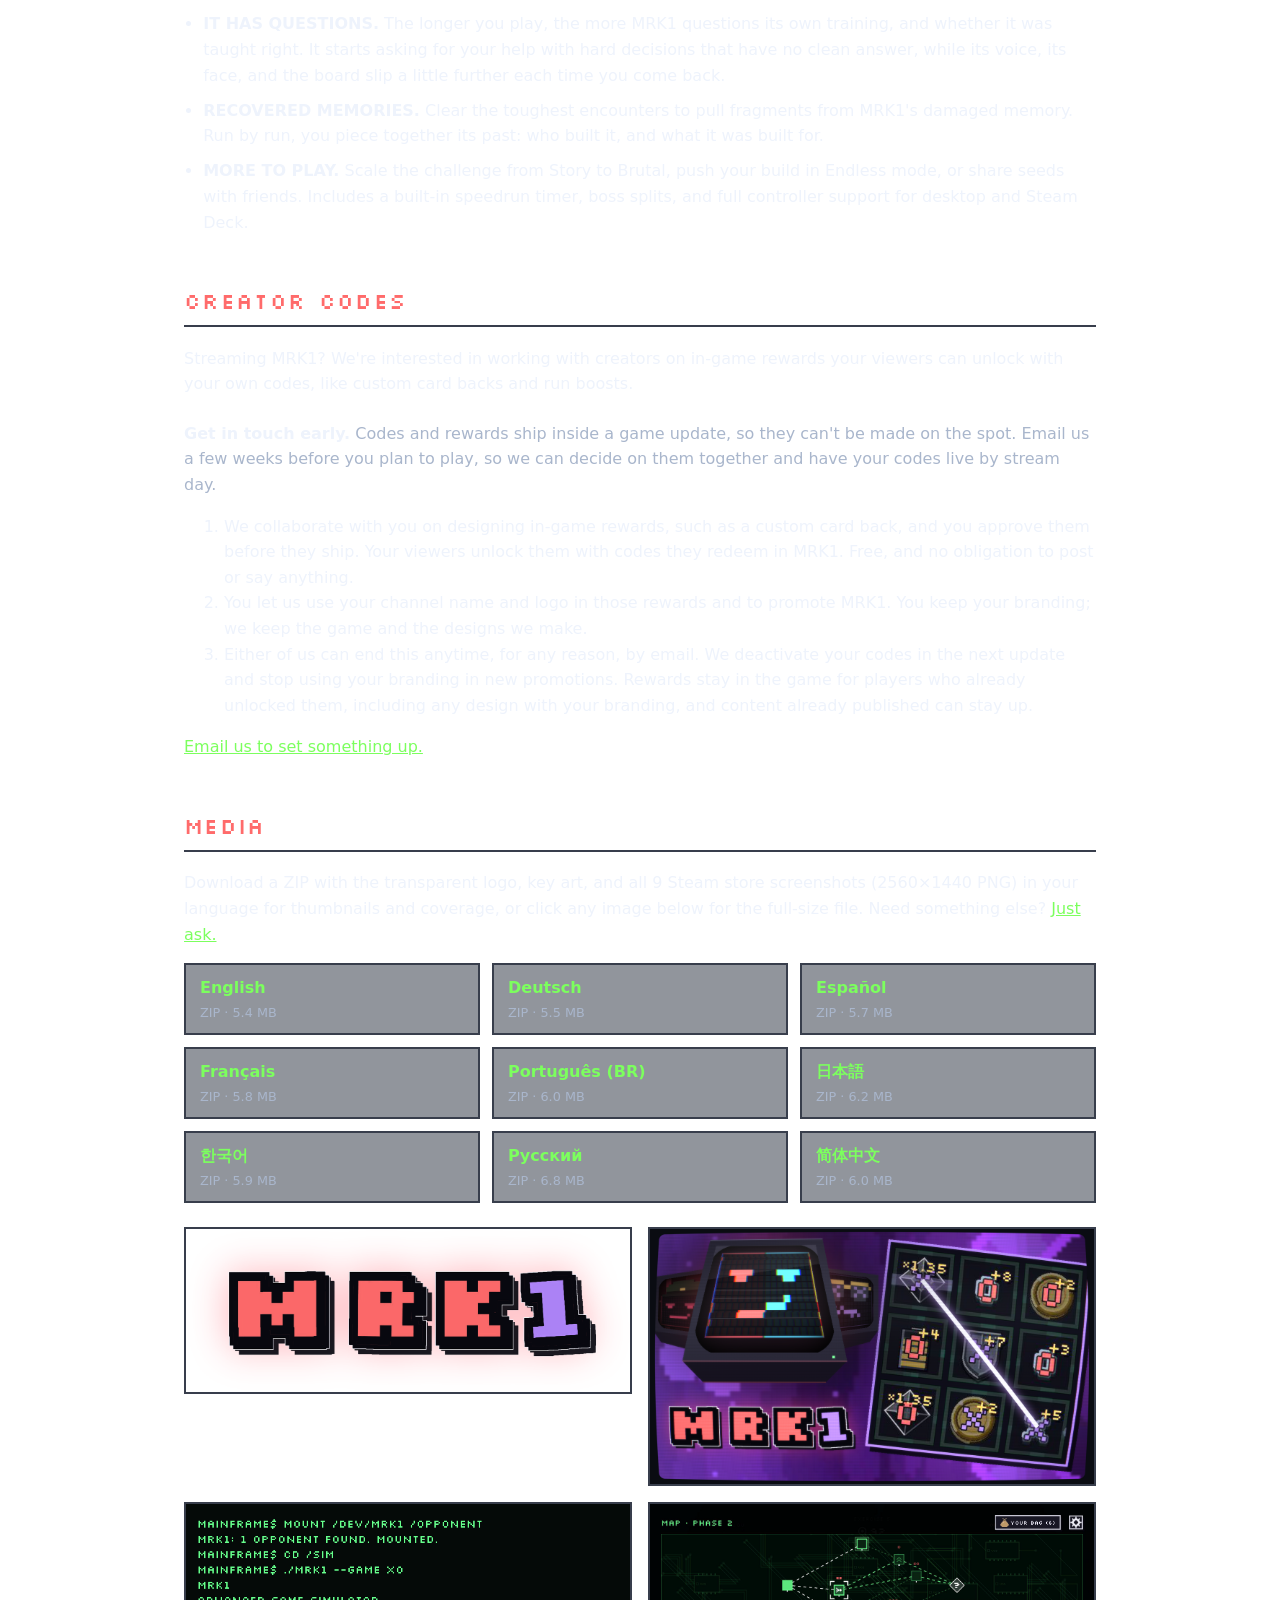
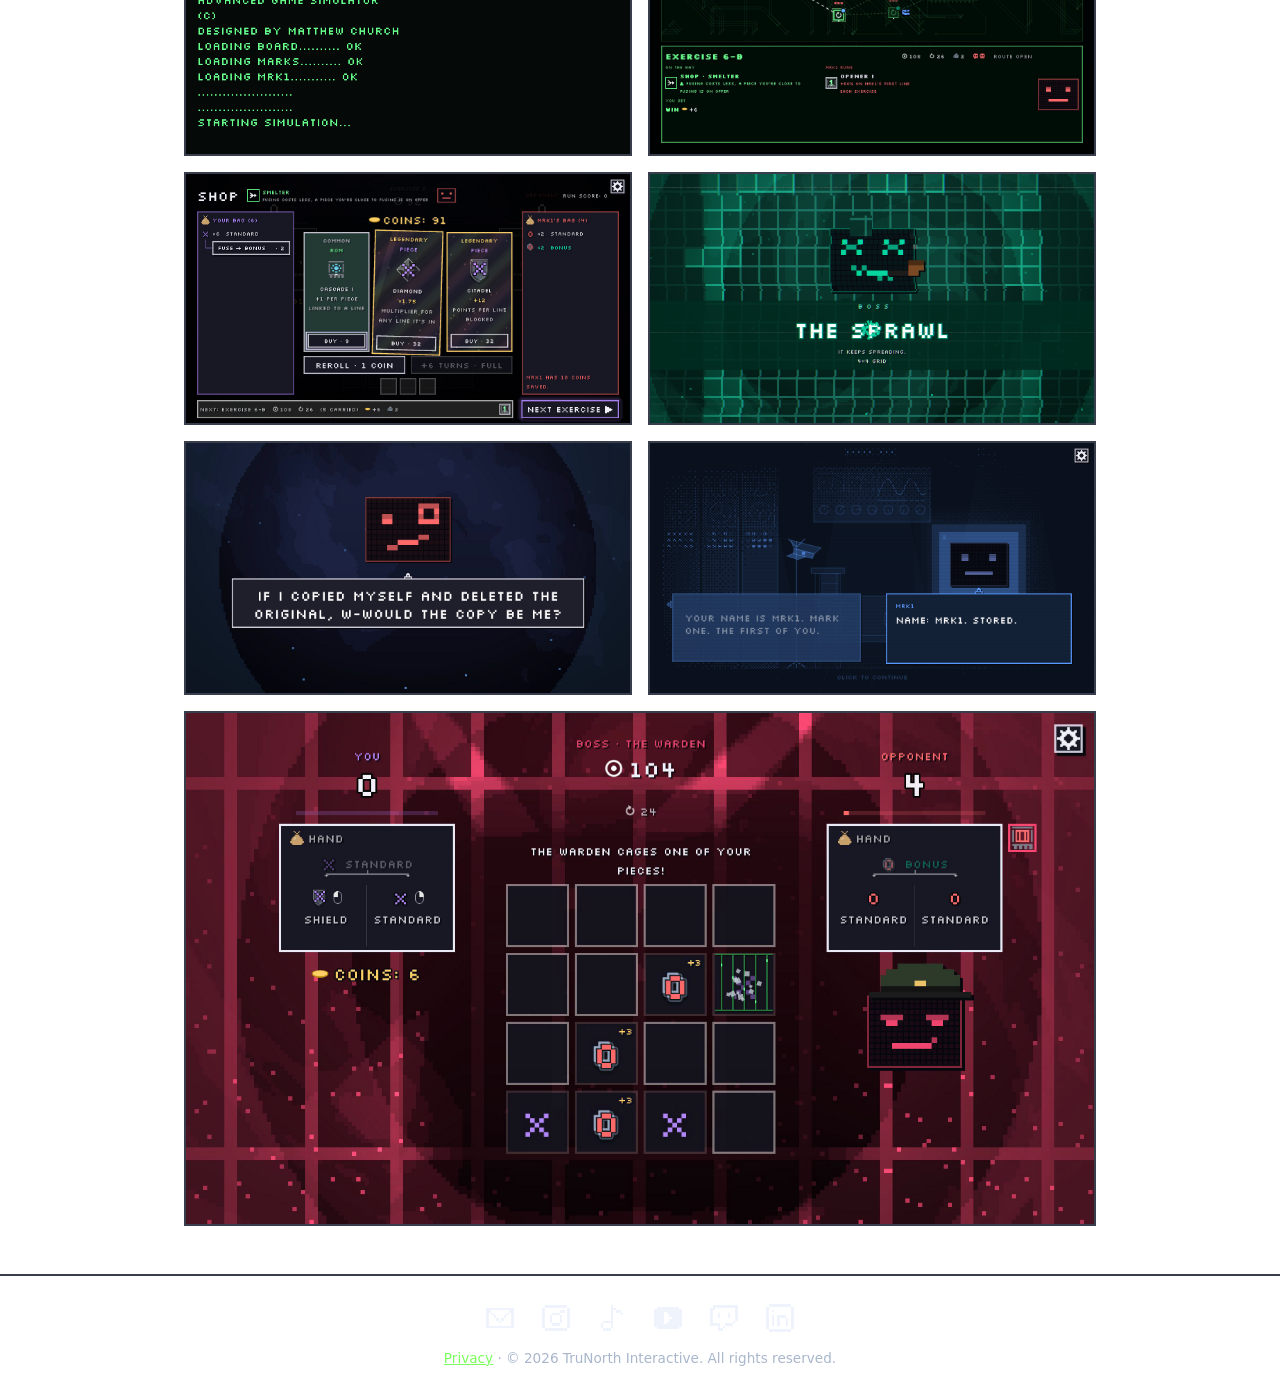
<file: mrk1/press/index.html>
<!doctype html>
<html lang="en">
<head>
  <meta charset="utf-8">
  <meta name="viewport" content="width=device-width, initial-scale=1">
  <title>MRK1 Press Kit | TruNorth Interactive</title>
  <meta name="description" content="Press kit for MRK1: fact sheet, description, screenshots and contact.">
  <meta property="og:type" content="website">
  <meta property="og:site_name" content="TruNorth Interactive">
  <meta property="og:title" content="MRK1 Press Kit">
  <meta property="og:description" content="Press kit for MRK1: fact sheet, description, screenshots and contact.">
  <meta property="og:url" content="https://trunorthinteractive.github.io/mrk1/press/">
  <meta property="og:image" content="https://trunorthinteractive.github.io/assets/mrk1-og.png">
  <meta property="og:image:width" content="1200">
  <meta property="og:image:height" content="630">
  <meta property="og:image:alt" content="MRK1 key art">
  <meta name="twitter:card" content="summary_large_image">
  <link rel="icon" href="../../assets/mrk1-favicon.png" type="image/png">
  <link rel="apple-touch-icon" href="../../assets/mrk1-touch-icon.png">
  <link rel="preconnect" href="https://fonts.googleapis.com">
  <link href="https://fonts.googleapis.com/css2?family=Silkscreen&display=swap" rel="stylesheet">
  <link rel="stylesheet" href="../../assets/style.css">
</head>
<body class="mrk1">
  <nav>
    <a class="brand" href="../../"><img class="pixelated" src="../../assets/trunorth-logo.png" alt=""><span>TruNorth</span></a>
    <ul>
      <li><a href="../../#games">Games</a></li>
      <li><a href="../">MRK1</a></li>
      <li><a href="../../about/">About</a></li>
      <li><a href="mailto:trunorthinteractive@gmail.com">Contact</a></li>
    </ul>
  </nav>

    <main>
    <div class="hero">
      <h1><img class="logo" src="../../assets/mrk1-logo.png" alt="MRK1"></h1>
      <p class="tag">Press Kit</p>
    </div>

    <section>
      <h2>Fact Sheet</h2>
      <dl class="factsheet">
        <dt>Developer</dt><dd><a href="../../about/">TruNorth Interactive</a> (<a href="https://www.linkedin.com/in/churchmf/" target="_blank" rel="noopener">Matthew Church</a>, solo developer)</dd>
        <dt>Genre</dt><dd>Roguelike deckbuilder, turn-based strategy, puzzle</dd>
        <dt>Platforms</dt><dd>PC (Steam), full controller support, aiming for Steam Deck Verified</dd>
        <dt>Release</dt><dd>Spring 2027. Public demo releasing December 2026 (Steam Next Fest in February 2027).</dd>
        <dt>Steam</dt><dd><a href="https://store.steampowered.com/app/5623420/MRK1/?utm_source=website&amp;utm_medium=web&amp;utm_campaign=evergreen&amp;utm_content=press_kit" target="_blank" rel="noopener">store.steampowered.com/app/5623420/MRK1</a></dd>
        <dt>Trailer</dt><dd><a href="https://youtu.be/LDGQDq8KA5M" target="_blank" rel="noopener">youtu.be/LDGQDq8KA5M</a></dd>
        <dt>Mode</dt><dd>Single-player</dd>
        <dt>Languages</dt><dd>English, German, Spanish, French, Portuguese (Brazil), Japanese, Korean, Russian, Simplified Chinese</dd>
        <dt>Streaming</dt><dd>Free to stream, record, and monetize gameplay and music without restriction.</dd>
        <dt>Contact</dt><dd><a href="mailto:trunorthinteractive@gmail.com">trunorthinteractive@gmail.com</a></dd>
        <dt>Website</dt><dd><a href="https://trunorthinteractive.github.io/">trunorthinteractive.github.io</a></dd>
        <dt>Socials</dt><dd><a href="https://www.instagram.com/trunorthinteractive/" target="_blank" rel="noopener">Instagram</a> · <a href="https://www.tiktok.com/@trunorthinteractive" target="_blank" rel="noopener">TikTok</a> · <a href="https://www.youtube.com/@trunorthinteractive" target="_blank" rel="noopener">YouTube</a> · <a href="https://www.twitch.tv/trunorthinteractive" target="_blank" rel="noopener">Twitch</a> · <a href="https://www.linkedin.com/company/trunorth-interactive" target="_blank" rel="noopener">LinkedIn</a></dd>
      </dl>
    </section>

    <section>
      <h2>About</h2>
      <p>MRK1 is a roguelike narrative puzzle thriller. You hack into a forgotten mainframe and find MRK1, an abandoned game simulator that hasn't had anyone to play with in decades. It starts as a simple game on a grid, but the rules keep changing, and the longer you play, the more MRK1 falls apart.</p>
      <p>MRK1 is a charming host, a sore loser and very glad you came. Every run it bends its game further and trusts its own rules less. You start to wonder what you're helping it become.</p>
      <p class="more"><strong>Demo length:</strong> about 45–60 minutes to finish. <strong>For fans of:</strong> the score-chasing of <em>Balatro</em>, <em>Inscryption</em>'s unsettling opponent who bends the game as you play, the hard calls of <em>Papers, Please</em>.</p>
    </section>

    <section>
      <h2>Highlights</h2>
      <ul class="highlights">
        <li><strong>THE SIMULATOR WANTS A CHALLENGE.</strong> Left running on an old server, MRK1 is an abandoned game simulator that finally has an opponent. Tic-tac-toe always ends in a draw, so MRK1 wants to play a real game.</li>
        <li><strong>BREAK THE GAME.</strong> It begins on a familiar 3&times;3 grid, then the rules start to bend. Score two lines with a single piece, stack multipliers onto a climbing combo, and turn the bosses' own rules against them.</li>
        <li><strong>PLAY YOUR WAY.</strong> Every shop reshapes your run. Build for one massive line, lock down the board, or scale pieces that grow stronger each turn. Corrupt ROMs let you bend the rules further, for a price. And MRK1 shops from the same shelf: anything you pass on, it might buy.</li>
        <li><strong>CHART YOUR ROUTE.</strong> Take the safe path or the greedy one. Harder stops demand higher scores in fewer turns, but pay out better upgrades. Every route ends at a boss, so make every stop count.</li>
        <li><strong>UNHINGED PERSONAS.</strong> Each boss is a protocol MRK1 loads from its training, and each one rewrites the board. One cages your pieces. One cuts your time to think. Others claim tiles with flags or tear holes right through the grid.</li>
        <li><strong>IT HAS QUESTIONS.</strong> The longer you play, the more MRK1 questions its own training, and whether it was taught right. It starts asking for your help with hard decisions that have no clean answer, while its voice, its face, and the board slip a little further each time you come back.</li>
        <li><strong>RECOVERED MEMORIES.</strong> Clear the toughest encounters to pull fragments from MRK1's damaged memory. Run by run, you piece together its past: who built it, and what it was built for.</li>
        <li><strong>MORE TO PLAY.</strong> Scale the challenge from Story to Brutal, push your build in Endless mode, or share seeds with friends. Includes a built-in speedrun timer, boss splits, and full controller support for desktop and Steam Deck.</li>
      </ul>
    </section>

    <section id="creator-codes">
      <h2>Creator Codes</h2>
      <p>Streaming MRK1? We're interested in working with creators on in-game rewards your viewers can unlock with your own codes, like custom card backs and run boosts.</p>
      <p class="more"><strong>Get in touch early.</strong> Codes and rewards ship inside a game update, so they can't be made on the spot. Email us a few weeks before you plan to play, so we can decide on them together and have your codes live by stream day.</p>
      <ol>
        <li>We collaborate with you on designing in-game rewards, such as a custom card back, and you approve them before they ship. Your viewers unlock them with codes they redeem in MRK1. Free, and no obligation to post or say anything.</li>
        <li>You let us use your channel name and logo in those rewards and to promote MRK1. You keep your branding; we keep the game and the designs we make.</li>
        <li>Either of us can end this anytime, for any reason, by email. We deactivate your codes in the next update and stop using your branding in new promotions. Rewards stay in the game for players who already unlocked them, including any design with your branding, and content already published can stay up.</li>
      </ol>
      <p><a href="mailto:trunorthinteractive@gmail.com?subject=MRK1%20creator%20codes">Email us to set something up.</a></p>
    </section>

    <section id="media">
      <h2>Media</h2>
      <p>Download a ZIP with the transparent logo, key art, and all 9 Steam store screenshots (2560&times;1440 PNG) in your language for thumbnails and coverage, or click any image below for the full-size file. Need something else? <a href="mailto:trunorthinteractive@gmail.com">Just ask.</a></p>
      <div class="press-zips">
        <a class="zip" href="../../assets/press/mrk1-press-kit-en.zip" download><strong>English</strong><span>ZIP &middot; 5.4 MB</span></a>
        <a class="zip" href="../../assets/press/mrk1-press-kit-de.zip" download><strong>Deutsch</strong><span>ZIP &middot; 5.5 MB</span></a>
        <a class="zip" href="../../assets/press/mrk1-press-kit-es.zip" download><strong>Espa&ntilde;ol</strong><span>ZIP &middot; 5.7 MB</span></a>
        <a class="zip" href="../../assets/press/mrk1-press-kit-fr.zip" download><strong>Fran&ccedil;ais</strong><span>ZIP &middot; 5.8 MB</span></a>
        <a class="zip" href="../../assets/press/mrk1-press-kit-pt.zip" download><strong>Portugu&ecirc;s (BR)</strong><span>ZIP &middot; 6.0 MB</span></a>
        <a class="zip" href="../../assets/press/mrk1-press-kit-ja.zip" download><strong>&#26085;&#26412;&#35486;</strong><span>ZIP &middot; 6.2 MB</span></a>
        <a class="zip" href="../../assets/press/mrk1-press-kit-ko.zip" download><strong>&#54620;&#44397;&#50612;</strong><span>ZIP &middot; 5.9 MB</span></a>
        <a class="zip" href="../../assets/press/mrk1-press-kit-ru.zip" download><strong>&#1056;&#1091;&#1089;&#1089;&#1082;&#1080;&#1081;</strong><span>ZIP &middot; 6.8 MB</span></a>
        <a class="zip" href="../../assets/press/mrk1-press-kit-zh.zip" download><strong>&#31616;&#20307;&#20013;&#25991;</strong><span>ZIP &middot; 6.0 MB</span></a>
      </div>
      <div class="shots">
        <a href="../../assets/mrk1-logo.png"><img src="../../assets/mrk1-logo.png" alt="MRK1 logo, transparent PNG" loading="lazy"></a>
        <a href="../../assets/mrk1-capsule.png"><img src="../../assets/mrk1-capsule.png" alt="MRK1 key art" loading="lazy"></a>
        <a href="../../assets/mrk1-shot-0.png"><img src="../../assets/mrk1-shot-0.png" alt="The boot terminal starting the simulation" loading="lazy"></a>
        <a href="../../assets/mrk1-shot-1.png"><img src="../../assets/mrk1-shot-1.png" alt="The route map between fights" loading="lazy"></a>
        <a href="../../assets/mrk1-shot-5.png"><img src="../../assets/mrk1-shot-5.png" alt="The shop, offering a ROM chip and two foil legendary pieces" loading="lazy"></a>
        <a href="../../assets/mrk1-shot-2.png"><img src="../../assets/mrk1-shot-2.png" alt="A boss banner, The Sprawl" loading="lazy"></a>
        <a href="../../assets/mrk1-shot-3.png"><img src="../../assets/mrk1-shot-3.png" alt="MRK1 asking the player a question" loading="lazy"></a>
        <a href="../../assets/mrk1-shot-6.png"><img src="../../assets/mrk1-shot-6.png" alt="A recovered memory fragment" loading="lazy"></a>
        <a class="wide" href="../../assets/mrk1-shot-4.png"><img src="../../assets/mrk1-shot-4.png" alt="A boss fight against The Warden" loading="lazy"></a>
      </div>
    </section>

  </main>

  <footer>
    <p class="social">
      <a href="mailto:trunorthinteractive@gmail.com" aria-label="Email" title="Email"><svg viewBox="0 0 11 8" aria-hidden="true"><rect x="0" y="0" width="11" height="1"/><rect x="0" y="1" width="2" height="1"/><rect x="9" y="1" width="2" height="1"/><rect x="0" y="2" width="1" height="1"/><rect x="2" y="2" width="1" height="1"/><rect x="8" y="2" width="1" height="1"/><rect x="10" y="2" width="1" height="1"/><rect x="0" y="3" width="1" height="1"/><rect x="3" y="3" width="1" height="1"/><rect x="7" y="3" width="1" height="1"/><rect x="10" y="3" width="1" height="1"/><rect x="0" y="4" width="1" height="1"/><rect x="4" y="4" width="1" height="1"/><rect x="6" y="4" width="1" height="1"/><rect x="10" y="4" width="1" height="1"/><rect x="0" y="5" width="1" height="1"/><rect x="5" y="5" width="1" height="1"/><rect x="10" y="5" width="1" height="1"/><rect x="0" y="6" width="1" height="1"/><rect x="10" y="6" width="1" height="1"/><rect x="0" y="7" width="11" height="1"/></svg></a>
      <a href="https://www.instagram.com/trunorthinteractive/" aria-label="Instagram" title="Instagram" target="_blank" rel="noopener"><svg viewBox="0 0 11 10" aria-hidden="true"><rect x="1" y="0" width="9" height="1"/><rect x="0" y="1" width="1" height="1"/><rect x="10" y="1" width="1" height="1"/><rect x="0" y="2" width="1" height="1"/><rect x="7" y="2" width="2" height="1"/><rect x="10" y="2" width="1" height="1"/><rect x="0" y="3" width="1" height="1"/><rect x="4" y="3" width="3" height="1"/><rect x="10" y="3" width="1" height="1"/><rect x="0" y="4" width="1" height="1"/><rect x="3" y="4" width="1" height="1"/><rect x="7" y="4" width="1" height="1"/><rect x="10" y="4" width="1" height="1"/><rect x="0" y="5" width="1" height="1"/><rect x="3" y="5" width="1" height="1"/><rect x="7" y="5" width="1" height="1"/><rect x="10" y="5" width="1" height="1"/><rect x="0" y="6" width="1" height="1"/><rect x="3" y="6" width="1" height="1"/><rect x="7" y="6" width="1" height="1"/><rect x="10" y="6" width="1" height="1"/><rect x="0" y="7" width="1" height="1"/><rect x="4" y="7" width="3" height="1"/><rect x="10" y="7" width="1" height="1"/><rect x="0" y="8" width="1" height="1"/><rect x="10" y="8" width="1" height="1"/><rect x="1" y="9" width="9" height="1"/></svg></a>
      <a href="https://www.tiktok.com/@trunorthinteractive" aria-label="TikTok" title="TikTok" target="_blank" rel="noopener"><svg viewBox="0 0 11 10" aria-hidden="true"><rect x="5" y="0" width="1" height="1"/><rect x="5" y="1" width="2" height="1"/><rect x="5" y="2" width="1" height="1"/><rect x="7" y="2" width="2" height="1"/><rect x="5" y="3" width="1" height="1"/><rect x="9" y="3" width="1" height="1"/><rect x="5" y="4" width="1" height="1"/><rect x="5" y="5" width="1" height="1"/><rect x="2" y="6" width="4" height="1"/><rect x="1" y="7" width="1" height="1"/><rect x="5" y="7" width="1" height="1"/><rect x="1" y="8" width="1" height="1"/><rect x="5" y="8" width="1" height="1"/><rect x="2" y="9" width="3" height="1"/></svg></a>
      <a href="https://www.youtube.com/@trunorthinteractive" aria-label="YouTube" title="YouTube" target="_blank" rel="noopener"><svg viewBox="0 0 11 9" aria-hidden="true"><rect x="1" y="0" width="9" height="1"/><rect x="0" y="1" width="11" height="1"/><rect x="0" y="2" width="4" height="1"/><rect x="5" y="2" width="6" height="1"/><rect x="0" y="3" width="4" height="1"/><rect x="6" y="3" width="5" height="1"/><rect x="0" y="4" width="4" height="1"/><rect x="7" y="4" width="4" height="1"/><rect x="0" y="5" width="4" height="1"/><rect x="6" y="5" width="5" height="1"/><rect x="0" y="6" width="4" height="1"/><rect x="5" y="6" width="6" height="1"/><rect x="0" y="7" width="11" height="1"/><rect x="1" y="8" width="9" height="1"/></svg></a>
      <a href="https://www.twitch.tv/trunorthinteractive" aria-label="Twitch" title="Twitch" target="_blank" rel="noopener"><svg viewBox="0 0 11 10" aria-hidden="true"><rect x="1" y="0" width="10" height="1"/><rect x="0" y="1" width="2" height="1"/><rect x="10" y="1" width="1" height="1"/><rect x="0" y="2" width="1" height="1"/><rect x="10" y="2" width="1" height="1"/><rect x="0" y="3" width="1" height="1"/><rect x="3" y="3" width="1" height="1"/><rect x="7" y="3" width="1" height="1"/><rect x="10" y="3" width="1" height="1"/><rect x="0" y="4" width="1" height="1"/><rect x="3" y="4" width="1" height="1"/><rect x="7" y="4" width="1" height="1"/><rect x="10" y="4" width="1" height="1"/><rect x="0" y="5" width="1" height="1"/><rect x="10" y="5" width="1" height="1"/><rect x="0" y="6" width="1" height="1"/><rect x="9" y="6" width="1" height="1"/><rect x="0" y="7" width="4" height="1"/><rect x="6" y="7" width="3" height="1"/><rect x="3" y="8" width="1" height="1"/><rect x="5" y="8" width="1" height="1"/><rect x="3" y="9" width="2" height="1"/></svg></a>
<a href="https://www.linkedin.com/company/trunorth-interactive" aria-label="LinkedIn" title="LinkedIn" target="_blank" rel="noopener"><svg viewBox="0 0 10 10" aria-hidden="true"><rect x="1" y="0" width="8" height="1"/><rect x="0" y="1" width="1" height="8"/><rect x="9" y="1" width="1" height="8"/><rect x="2" y="2" width="1" height="1"/><rect x="2" y="4" width="1" height="4"/><rect x="4" y="4" width="3" height="1"/><rect x="4" y="5" width="1" height="3"/><rect x="7" y="5" width="1" height="3"/><rect x="1" y="9" width="8" height="1"/></svg></a>
    </p>
    <a href="../../privacy/">Privacy</a> · &copy; 2026 TruNorth Interactive. All rights reserved.
  </footer>
</body>
</html>
</file>
<file: assets/style.css>
:root {
  --night: #142038;
  --night-deep: #0d1526;
  --slate: #383e4c;
  --snow: #eef3fc;
  --mist: #a9b6cc;
  --aurora: #7cff5e;
  --aurora-dim: #2fb85a;
  --mrk-red: #ff6b6b;
  --mrk-violet: #b98cff;
}

* { box-sizing: border-box; }
html, body { margin: 0; }

body {
  background: radial-gradient(ellipse at top, #1c2c4c 0%, var(--night) 45%, var(--night-deep) 100%) fixed;
  color: var(--snow);
  font-family: system-ui, -apple-system, "Segoe UI", sans-serif;
  line-height: 1.6;
  min-height: 100vh;
  display: flex;
  flex-direction: column;
}

/* Aurora: two blurred layers of green and violet bands drifting behind the page. */
body::before,
body::after {
  content: "";
  position: fixed;
  inset: -20% -10% 30% -10%;
  z-index: -1;
  pointer-events: none;
  filter: blur(60px);
  opacity: 0.45;
}
body::before {
  background:
    radial-gradient(ellipse 18% 55% at 25% 30%, var(--aurora) 0%, transparent 70%),
    radial-gradient(ellipse 14% 45% at 55% 20%, var(--aurora-dim) 0%, transparent 70%),
    radial-gradient(ellipse 16% 50% at 80% 35%, var(--aurora) 0%, transparent 70%);
  animation: aurora-drift 18s ease-in-out infinite alternate;
}
body::after {
  background:
    radial-gradient(ellipse 20% 50% at 15% 45%, #7048b8 0%, transparent 70%),
    radial-gradient(ellipse 18% 55% at 45% 40%, #5a3a9a 0%, transparent 70%),
    radial-gradient(ellipse 20% 50% at 90% 30%, #7048b8 0%, transparent 70%);
  opacity: 0.55;
  animation: aurora-drift 24s ease-in-out infinite alternate-reverse;
}
@keyframes aurora-drift {
  0%   { transform: translateX(-4%) skewX(-8deg) scaleY(1); }
  50%  { transform: translateX(3%) skewX(6deg) scaleY(1.08); }
  100% { transform: translateX(-2%) skewX(-4deg) scaleY(0.95); }
}
@media (prefers-reduced-motion: reduce) {
  body::before, body::after { animation: none; }
}

h1, h2, h3, nav, .button {
  font-family: "Silkscreen", monospace;
  font-weight: 400;
  letter-spacing: 0.06em;
}

a { color: var(--aurora); }
a:hover { color: var(--snow); }
img.pixelated { image-rendering: pixelated; }

nav {
  display: flex;
  justify-content: space-between;
  align-items: center;
  gap: 12px;
  padding: 16px 24px;
  max-width: 960px;
  width: 100%;
  margin: 0 auto;
}
nav .brand { display: flex; align-items: center; gap: 10px; color: var(--snow); text-decoration: none; }
nav .brand img { width: 36px; height: 36px; }
nav ul { list-style: none; display: flex; gap: 20px; margin: 0; padding: 0; }
nav ul a { color: var(--mist); text-decoration: none; }
nav ul a:hover { color: var(--aurora); }

main { flex: 1; width: 100%; max-width: 960px; margin: 0 auto; padding: 0 24px 48px; }

.hero { text-align: center; padding: 40px 0 24px; }
.hero img { width: min(320px, 70vw); height: auto; }
.hero p { color: var(--mist); max-width: 560px; margin: 16px auto 0; }

section { margin-top: 48px; }
section h2 { color: var(--aurora); font-size: 1.4rem; border-bottom: 2px solid var(--slate); padding-bottom: 6px; }

.card {
  display: grid;
  grid-template-columns: 1fr 1fr;
  gap: 24px;
  align-items: center;
  background: rgba(56, 62, 76, 0.55);
  border: 2px solid var(--slate);
  padding: 20px;
  text-decoration: none;
  color: inherit;
  transition: border-color 0.15s, transform 0.15s;
}
a.card:hover { border-color: var(--aurora-dim); transform: translateY(-2px); color: inherit; }
.card img { width: 100%; height: auto; display: block; }
.card h3 { margin: 0 0 4px; font-size: 1.6rem; }
.card .tag { color: var(--mist); margin: 0 0 12px; }

.button {
  display: inline-block;
  background: var(--aurora-dim);
  color: var(--night-deep);
  padding: 10px 18px;
  text-decoration: none;
  border: 2px solid var(--aurora);
  box-shadow: 4px 4px 0 var(--night-deep);
}
.button:hover { background: var(--aurora); color: var(--night-deep); }

footer {
  text-align: center;
  color: var(--mist);
  font-size: 0.85rem;
  padding: 24px;
  border-top: 2px solid var(--slate);
}

/* MRK1 page */
.mrk1 h1 { color: var(--mrk-red); font-size: 2.4rem; margin: 0; }
.mrk1 h1 .one { color: var(--mrk-violet); }
.mrk1 .hero h1 .logo { display: block; width: min(360px, 80vw); height: auto; margin: 0 auto; }
.mrk1 .tag { color: var(--mist); margin-top: 4px; }
.mrk1 .hero .tag {
  font-family: "Silkscreen", monospace;
  font-size: clamp(0.8rem, 2.6vw, 1.05rem);
  letter-spacing: 0.12em;
  text-transform: uppercase;
  color: var(--aurora);
  text-shadow: 0 0 10px rgba(124, 255, 94, 0.35);
  margin-top: 12px;
}
.mrk1 section h2 { color: var(--mrk-red); }
.mrk1 .button { background: var(--mrk-red); border-color: #ffb0b0; }
.mrk1 .button:hover { background: #ff8f8f; }
.mrk1 .key-art { width: 100%; height: auto; border: 2px solid var(--slate); margin-top: 16px; }
.mrk1 .facts { list-style: none; padding: 0; margin: 12px 0 0; display: flex; flex-wrap: wrap; gap: 8px; }
.mrk1 .facts li { border: 2px solid var(--slate); padding: 4px 10px; color: var(--mist); font-size: 0.85rem; }
.mrk1 .features { display: grid; gap: 24px; margin-top: 24px; }
.mrk1 .feature { display: grid; grid-template-columns: 1fr 1fr; gap: 20px; align-items: center; }
.mrk1 .feature:nth-child(even) video { order: 2; }
.mrk1 .feature video { width: 100%; height: auto; aspect-ratio: 1170 / 658; display: block; border: 2px solid var(--slate); background: var(--night-deep); }
.mrk1 .feature h3 { margin: 0 0 6px; color: var(--mrk-violet); font-size: 1.1rem; }
.mrk1 .feature p { margin: 0; color: var(--mist); }
.mrk1 .more { margin-top: 24px; color: var(--mist); }
.mrk1 .more strong { color: var(--snow); }
@media (max-width: 640px) {
  .mrk1 .feature { grid-template-columns: 1fr; gap: 10px; }
  .mrk1 .feature:nth-child(even) video { order: 0; }
}

@media (max-width: 640px) {
  nav { padding: 12px 16px; }
  nav .brand span { display: none; }
  main { padding: 0 16px 40px; }
  .card { grid-template-columns: 1fr; }
}

footer .social { display: flex; justify-content: center; flex-wrap: wrap; gap: 20px; margin: 0 0 12px; font-family: "Silkscreen", monospace; }
footer .social a { color: var(--snow); text-decoration: none; }
footer .social a:hover { color: var(--aurora); }
.mrk1 footer .social a:hover { color: var(--mrk-red); }
footer .social a { display: inline-flex; padding: 4px; }
footer .social svg { width: 28px; height: 28px; fill: currentColor; shape-rendering: crispEdges; }
.shots { display: grid; grid-template-columns: repeat(2, 1fr); gap: 16px; }
.shots img { width: 100%; height: auto; display: block; border: 2px solid var(--slate); }
.shots a:hover img { border-color: var(--mrk-red); }
@media (max-width: 640px) { .shots { grid-template-columns: 1fr; } }
.shots .wide { grid-column: 1 / -1; }
.mrk1 .cta { margin-top: 24px; }
/* Wishlist button: still most of the time, a brief glitch flicker every few seconds. */
.mrk1 .cta .button { animation: cta-glitch 4.7s steps(1, end) infinite; }
.mrk1 .cta .button:hover, .mrk1 .cta .button:focus-visible { animation: none; }
@keyframes cta-glitch {
  0%, 88%, 100% { transform: none; text-shadow: none; opacity: 1; }
  89% { transform: translateX(-2px); text-shadow: 2px 0 #3ff, -2px 0 #f3f; }
  90% { transform: translateX(2px) skewX(-6deg); text-shadow: -2px 0 #3ff, 2px 0 #f3f; opacity: 0.85; }
  91% { transform: none; text-shadow: none; opacity: 1; }
  93% { transform: translateX(1px); text-shadow: 1px 0 #3ff, -1px 0 #f3f; opacity: 0.7; }
  94% { transform: none; text-shadow: none; opacity: 1; }
}
@media (prefers-reduced-motion: reduce) { .mrk1 .cta .button { animation: none; } }

/* CRT pass on the MRK1 page only (body.crt): faint scanlines, a slow rolling band,
   and rare colour-split flickers on the logo and headings. Body text is never touched. */
.crt main::before,
.crt main::after {
  content: "";
  position: fixed;
  inset: 0;
  pointer-events: none;
  z-index: 50;
}
.crt main::before {
  background: repeating-linear-gradient(to bottom, rgba(0, 0, 0, 0.14) 0 1px, transparent 1px 3px);
}
.crt main::after {
  height: 18vh;
  inset: auto 0 auto 0;
  top: -18vh;
  background: linear-gradient(to bottom, transparent, rgba(124, 255, 94, 0.035), transparent);
  animation: crt-roll 9s linear infinite;
}
@keyframes crt-roll { to { transform: translateY(136vh); } }

.crt .hero h1 .logo { animation: crt-logo 7.3s steps(1, end) infinite; }
@keyframes crt-logo {
  0%, 93%, 100% { transform: none; filter: none; }
  94% { transform: translateX(-3px); filter: drop-shadow(3px 0 #3ff) drop-shadow(-3px 0 #f3f); }
  95% { transform: translateX(2px) skewX(-4deg); filter: drop-shadow(-2px 0 #3ff) drop-shadow(2px 0 #f3f); }
  96% { transform: none; filter: none; }
}

.crt section h2 { animation: crt-head 6.1s steps(1, end) infinite; }
.crt section:nth-of-type(2) h2 { animation-delay: -2.2s; animation-duration: 7.7s; }
.crt section:nth-of-type(3) h2 { animation-delay: -4.1s; animation-duration: 8.3s; }
@keyframes crt-head {
  0%, 95%, 100% { transform: none; text-shadow: none; }
  96% { transform: translateX(2px); text-shadow: -2px 0 #3ff, 2px 0 #f3f; }
  97% { transform: none; text-shadow: 1px 0 #3ff, -1px 0 #f3f; }
  98% { transform: none; text-shadow: none; }
}

@media (prefers-reduced-motion: reduce) {
  .crt main::after { display: none; }
  .crt .hero h1 .logo, .crt section h2 { animation: none; }
}
.hero p.mantra { font-family: "Silkscreen", monospace; color: var(--aurora); font-size: 1.3rem; letter-spacing: 0.06em; margin-top: 20px; }
.hero p.mantra + p { margin-top: 6px; }
.pillars { list-style: none; padding: 0; display: grid; grid-template-columns: repeat(3, 1fr); gap: 16px; }
.pillars li { background: rgba(56, 62, 76, 0.55); border: 2px solid var(--slate); padding: 16px; }
.pillars h3 { margin: 0 0 6px; color: var(--aurora); }
.pillars p { margin: 0; color: var(--mist); }
.founder { display: flex; gap: 24px; align-items: center; background: rgba(56, 62, 76, 0.55); border: 2px solid var(--slate); padding: 20px; }
.founder .portrait { width: 160px; height: 160px; flex: none; border: 2px solid var(--slate); }
.founder h3 { margin: 0; font-size: 1.4rem; }
.founder .role { margin: 0 0 8px; color: var(--aurora); font-family: "Silkscreen", monospace; }
@media (max-width: 640px) { .pillars { grid-template-columns: 1fr; } .founder { flex-direction: column; text-align: center; } }
.founder .ring { position: relative; flex: none; width: 176px; height: 176px; border-radius: 50%; padding: 6px; background: conic-gradient(var(--aurora), #7048b8, var(--aurora-dim), #b98cff, var(--aurora)); box-shadow: 0 0 24px rgba(124, 255, 94, 0.35), 0 0 48px rgba(112, 72, 184, 0.3); animation: ring-spin 12s linear infinite; }
.founder .ring .portrait { width: 100%; height: 100%; border-radius: 50%; border: 4px solid var(--night-deep); display: block; object-fit: cover; animation: ring-spin 12s linear infinite reverse; }
@keyframes ring-spin { to { transform: rotate(360deg); } }
@media (prefers-reduced-motion: reduce) { .founder .ring, .founder .ring .portrait { animation: none; } }
.studio { display: grid; grid-template-columns: 1.1fr 1fr; gap: 32px; align-items: center; }
.studio .mantra { font-family: "Silkscreen", monospace; color: var(--aurora); font-size: 1.8rem; line-height: 1.25; letter-spacing: 0.06em; margin: 0 0 8px; text-shadow: 0 0 18px rgba(124, 255, 94, 0.35); }
.studio .where { color: var(--mist); margin: 0 0 16px; }
.studio .pillars { grid-template-columns: 1fr; margin: 0; }
@media (max-width: 640px) { .studio { grid-template-columns: 1fr; } }
main.pad-top { padding-top: 24px; }
.team .founder { justify-content: center; padding: 32px; }
.team .founder .ring { width: 220px; height: 220px; }

/* Press kit */
.factsheet { display: grid; grid-template-columns: max-content 1fr; gap: 0.4rem 1.2rem; margin: 0; }
.factsheet dt { opacity: 0.7; }
.factsheet dd { margin: 0; }
.highlights { padding-left: 1.2rem; }
.highlights li { margin-bottom: 0.6rem; }
.press-zips { display: grid; grid-template-columns: repeat(3, 1fr); gap: 12px; margin: 16px 0 24px; }
.press-zips .zip {
  display: flex;
  flex-direction: column;
  gap: 2px;
  padding: 10px 14px;
  background: rgba(56, 62, 76, 0.55);
  border: 2px solid var(--slate);
  color: var(--snow);
  text-decoration: none;
  transition: border-color 0.15s, transform 0.15s;
}
.press-zips .zip:hover { border-color: var(--mrk-red); transform: translateY(-2px); color: var(--snow); }
.press-zips .zip strong { color: var(--aurora); font-weight: 600; }
.press-zips .zip:hover strong { color: var(--mrk-red); }
.press-zips .zip span { color: var(--mist); font-size: 0.8rem; }
@media (max-width: 640px) { .factsheet { grid-template-columns: 1fr; } .factsheet dd { margin-bottom: 0.5rem; } .press-zips { grid-template-columns: repeat(2, 1fr); } }
footer .press { margin: 0 0 8px; }

/* Trailer: poster button swapped for the player on click */
.trailer { display: block; position: relative; width: 100%; aspect-ratio: 16 / 9; padding: 0; border: 2px solid var(--mist); background: #000; cursor: pointer; }
.trailer img { width: 100%; height: 100%; object-fit: cover; display: block; image-rendering: pixelated; }
.trailer .play { position: absolute; left: 50%; top: 50%; width: 72px; height: 72px; margin: -36px 0 0 -36px; background: var(--mrk-red); border: 2px solid #ffb0b0; }
.trailer .play::after { content: ""; position: absolute; left: 28px; top: 20px; border-left: 22px solid #fff; border-top: 16px solid transparent; border-bottom: 16px solid transparent; }
.trailer:hover .play, .trailer:focus-visible .play { background: #ff8f8f; }
.trailer-link { text-align: center; }
</file>
